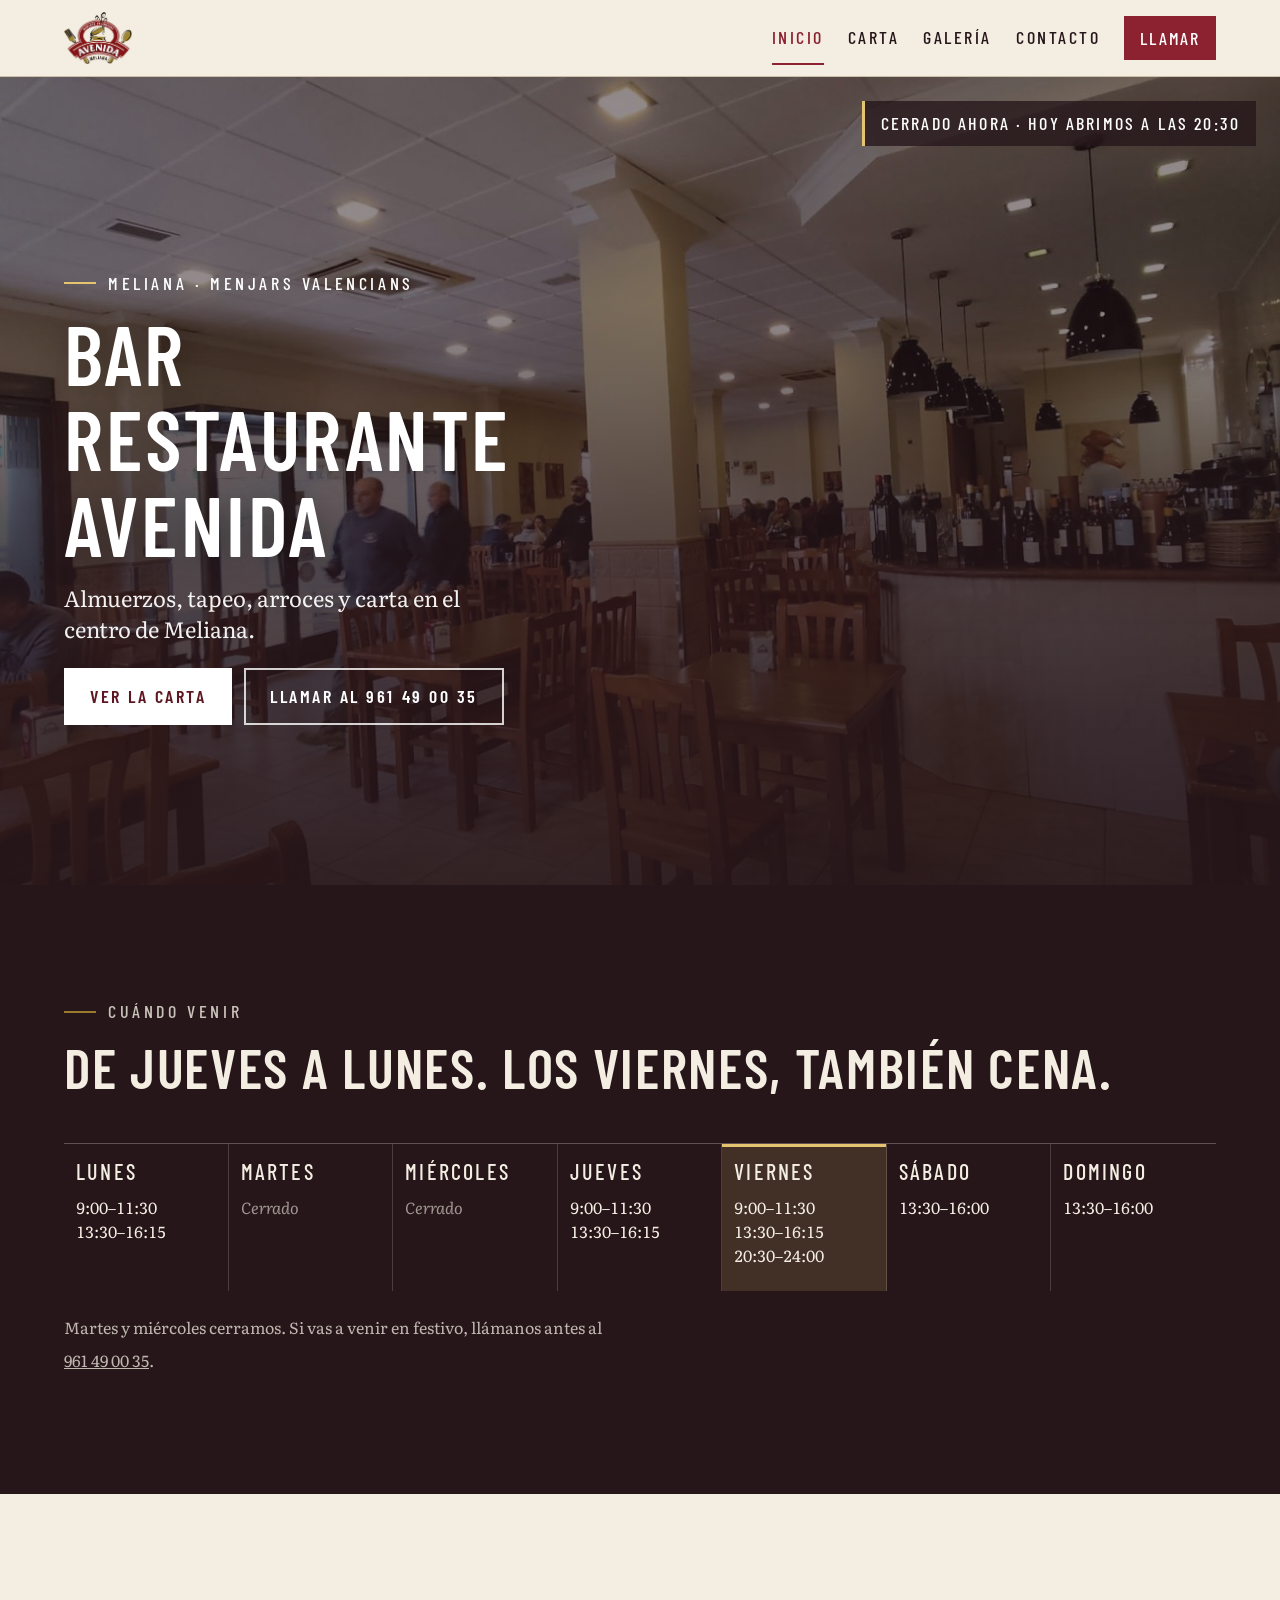
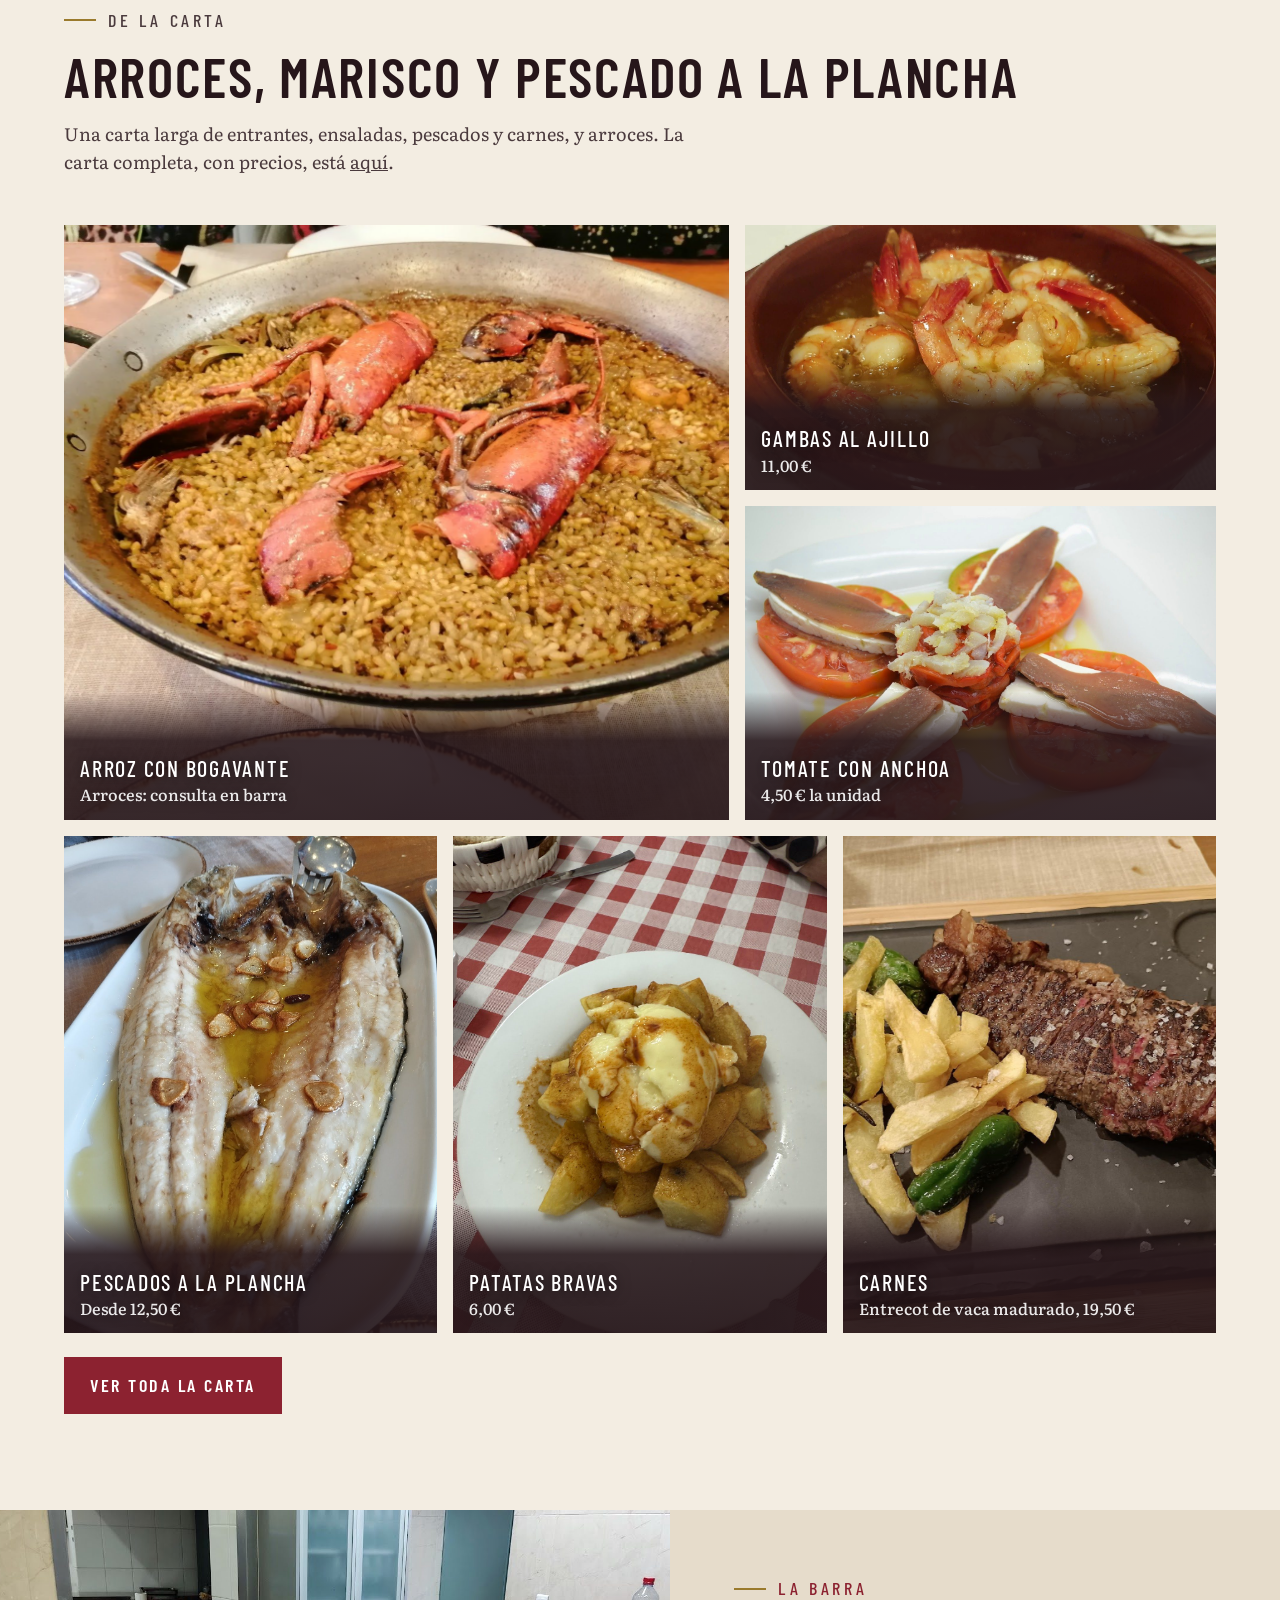
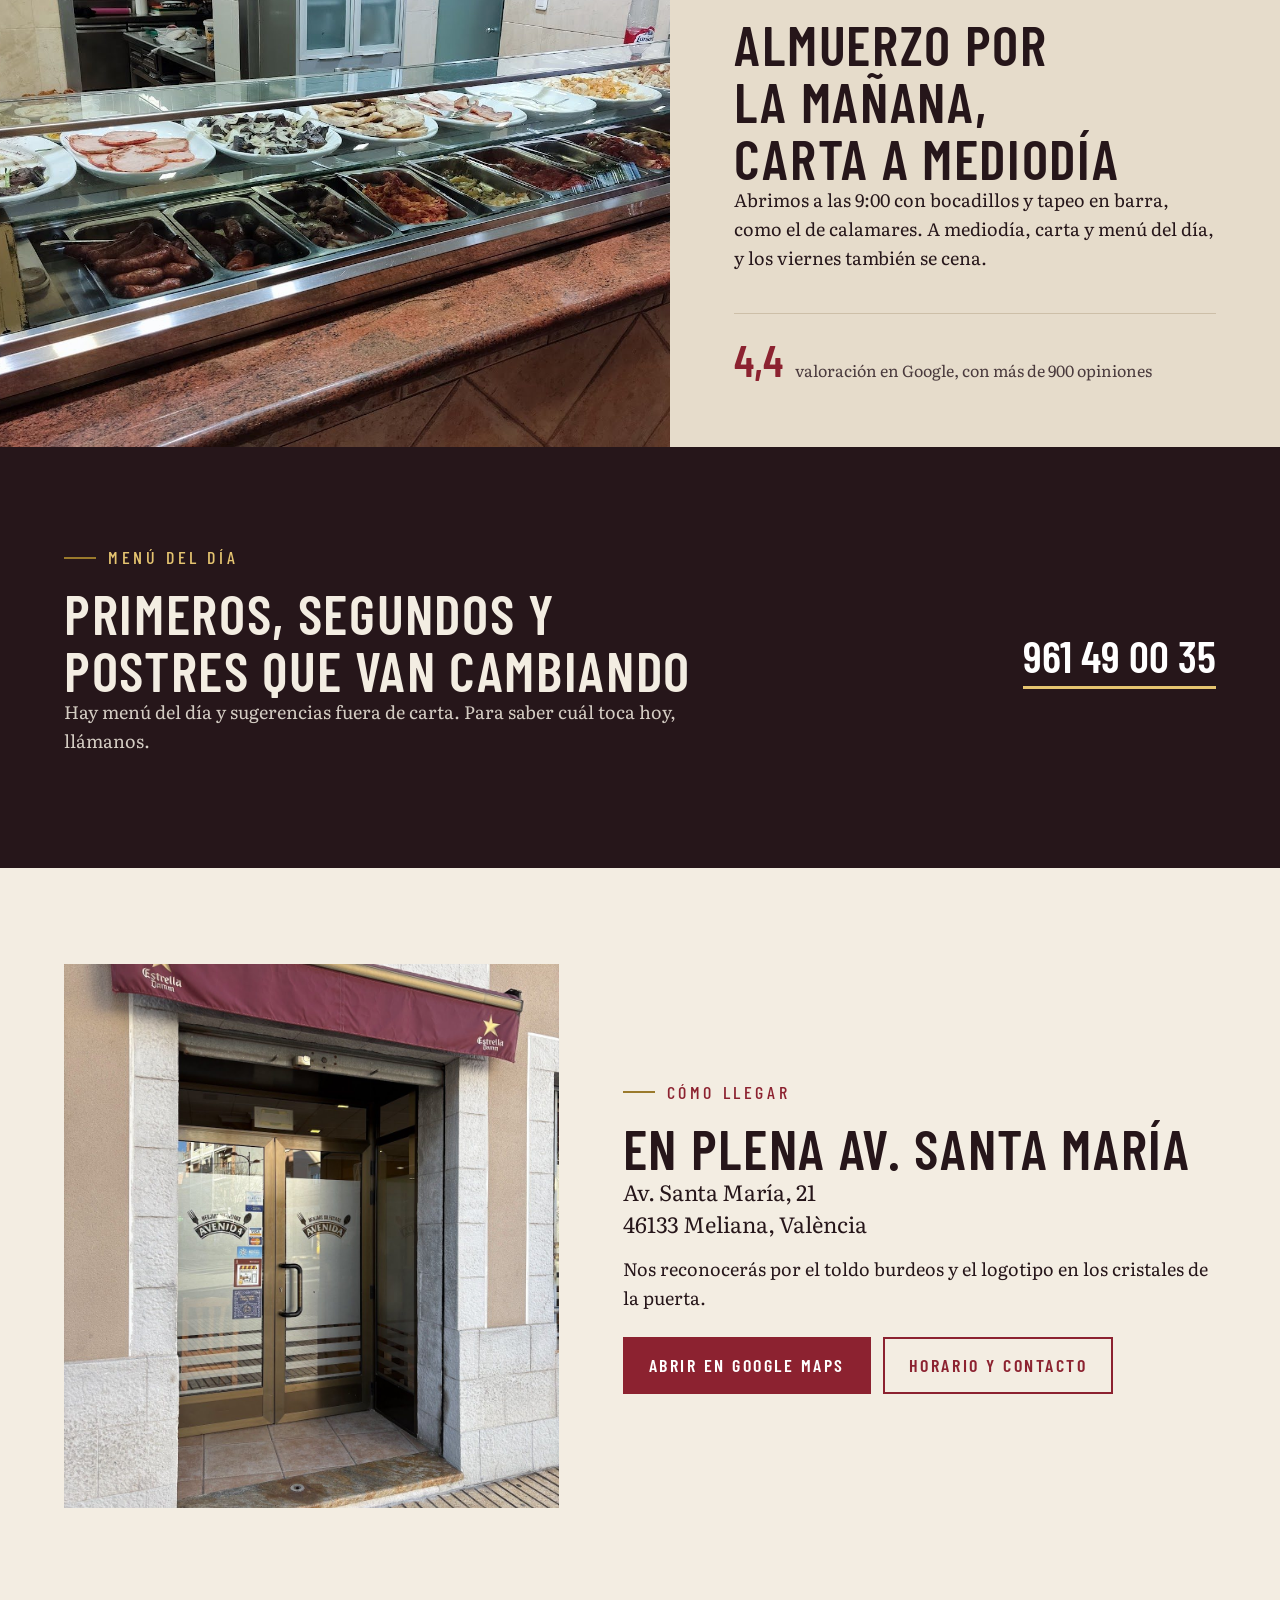
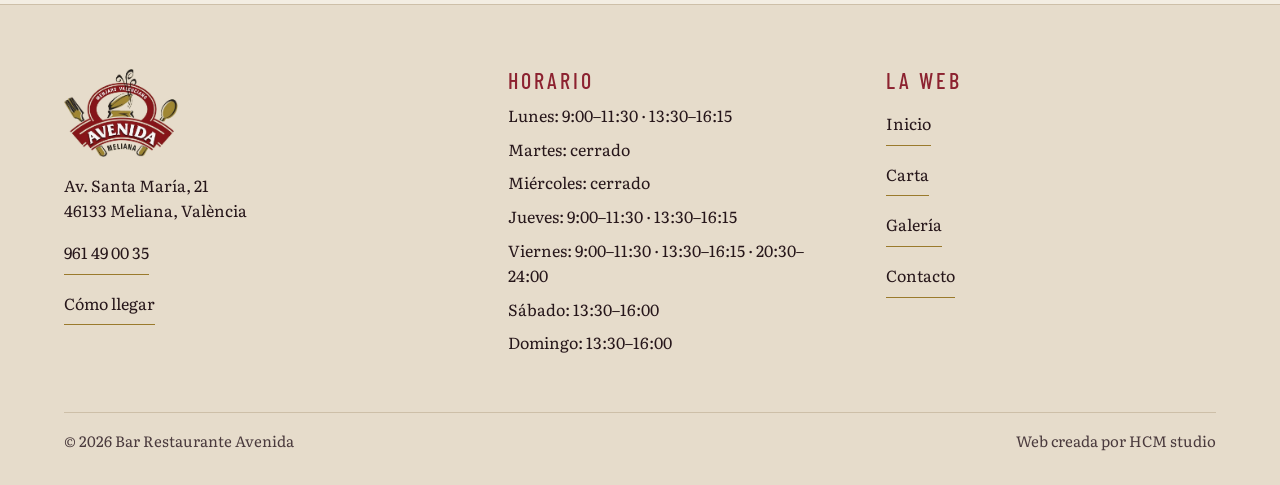
<file: index.html>
<!doctype html>
<html lang="es">
<head>
<meta charset="utf-8">
<meta name="viewport" content="width=device-width, initial-scale=1">
<title>Bar Restaurante Avenida · Meliana · Almuerzos, tapeo y arroces</title>
<meta name="description" content="Bar restaurante en el centro de Meliana, Av. Santa María 21. Almuerzos, tapeo, arroces, pescados a la plancha y menú del día. Teléfono 961 49 00 35.">
<meta property="og:type" content="website">
<meta property="og:title" content="Bar Restaurante Avenida · Meliana · Almuerzos, tapeo y arroces">
<meta property="og:description" content="Bar restaurante en el centro de Meliana, Av. Santa María 21. Almuerzos, tapeo, arroces, pescados a la plancha y menú del día. Teléfono 961 49 00 35.">
<meta property="og:image" content="fotos/hero-sala.jpg">
<meta property="og:locale" content="es_ES">
<link rel="icon" type="image/png" href="fotos/favicon.png">
<link rel="apple-touch-icon" href="fotos/favicon.png">
<link rel="preload" href="fuentes/barlow-condensed-600.woff2" as="font" type="font/woff2" crossorigin>
<link rel="preload" href="fuentes/literata-variable.woff2" as="font" type="font/woff2" crossorigin>
<link rel="stylesheet" href="css/estilo.css">
<script>document.documentElement.classList.add('js')</script>
</head>
<body>
<header class="cabecera">
  <div class="contenedor">
    <a class="marca" href="index.html" aria-label="Bar Restaurante Avenida, inicio"><img src="fotos/logo.png" alt="Logotipo de Avenida, Menjars Valencians, Meliana" width="170" height="52"></a>
    <nav class="nav" aria-label="Principal">
      <a href="index.html" aria-current="page">Inicio</a>
      <a href="carta.html">Carta</a>
      <a href="galeria.html">Galería</a>
      <a href="contacto.html">Contacto</a>
      <a class="llamar" href="tel:+34961490035">Llamar</a>
    </nav>
  </div>
</header>
<main>
<section class="hero">
  <div class="hero-foto"><img src="fotos/hero-sala.jpg" alt="El comedor de Avenida con las mesas de madera y la barra al fondo" fetchpriority="high"></div>
  <p class="estado" hidden></p>
  <div class="contenedor">
    <p class="eyebrow claro">Meliana · Menjars valencians</p>
    <h1>Bar Restaurante Avenida</h1>
    <p class="lema">Almuerzos, tapeo, arroces y carta en el centro de Meliana.</p>
    <div class="botonera">
      <a class="cta clara" href="carta.html">Ver la carta</a>
      <a class="cta contorno-claro" href="tel:+34961490035">Llamar al 961 49 00 35</a>
    </div>
  </div>
</section>

<section class="seccion-oscura" id="horario">
  <div class="contenedor">
    <div class="titular-bloque revelar">
      <p class="eyebrow">Cuándo venir</p>
      <h2>De jueves a lunes. Los viernes, también cena.</h2>
    </div>
    <div class="semana revelar">
      <div class="dia" data-dia="1"><h3>Lunes</h3><p>9:00–11:30<br>13:30–16:15</p></div>
      <div class="dia cerrado" data-dia="2"><h3>Martes</h3><p>Cerrado</p></div>
      <div class="dia cerrado" data-dia="3"><h3>Miércoles</h3><p>Cerrado</p></div>
      <div class="dia" data-dia="4"><h3>Jueves</h3><p>9:00–11:30<br>13:30–16:15</p></div>
      <div class="dia" data-dia="5"><h3>Viernes</h3><p>9:00–11:30<br>13:30–16:15<br>20:30–24:00</p></div>
      <div class="dia" data-dia="6"><h3>Sábado</h3><p>13:30–16:00</p></div>
      <div class="dia" data-dia="0"><h3>Domingo</h3><p>13:30–16:00</p></div>
    </div>
    <p class="nota-horario">Martes y miércoles cerramos. Si vas a venir en festivo, llámanos antes al <a href="tel:+34961490035">961 49 00 35</a>.</p>
  </div>
</section>

<section>
  <div class="contenedor">
    <div class="titular-bloque revelar">
      <p class="eyebrow">De la carta</p>
      <h2>Arroces, marisco y pescado a la plancha</h2>
      <p>Una carta larga de entrantes, ensaladas, pescados y carnes, y arroces. La carta completa, con precios, está <a href="carta.html">aquí</a>.</p>
    </div>
    <div class="platos">
      <figure class="plato-foto pf-1 revelar"><img src="fotos/arroz-bogavante.jpg" alt="Arroz con bogavante en paellera" loading="lazy"><figcaption>Arroz con bogavante<small>Arroces: consulta en barra</small></figcaption></figure>
      <figure class="plato-foto pf-2 revelar"><img src="fotos/gambas-ajillo.jpg" alt="Gambas al ajillo en cazuela de barro" loading="lazy"><figcaption>Gambas al ajillo<small>11,00 €</small></figcaption></figure>
      <figure class="plato-foto pf-3 revelar"><img src="fotos/tomate-anchoa.jpg" alt="Tomate con anchoa y queso" loading="lazy"><figcaption>Tomate con anchoa<small>4,50 € la unidad</small></figcaption></figure>
      <figure class="plato-foto pf-4 revelar"><img src="fotos/pescado.jpg" alt="Pescado a la plancha abierto con ajos" loading="lazy"><figcaption>Pescados a la plancha<small>Desde 12,50 €</small></figcaption></figure>
      <figure class="plato-foto pf-5 revelar"><img src="fotos/bravas.jpg" alt="Patatas bravas" loading="lazy"><figcaption>Patatas bravas<small>6,00 €</small></figcaption></figure>
      <figure class="plato-foto pf-6 revelar"><img src="fotos/entrecot.jpg" alt="Carne con patatas y pimientos sobre pizarra" loading="lazy"><figcaption>Carnes<small>Entrecot de vaca madurado, 19,50 €</small></figcaption></figure>
    </div>
    <div class="botonera"><a class="cta" href="carta.html">Ver toda la carta</a></div>
  </div>
</section>

<section class="seccion-arena" style="padding:0">
  <div class="partido">
    <div class="foto"><img src="fotos/vitrina-tapeo.jpg" alt="La vitrina de la barra con el tapeo" loading="lazy"></div>
    <div class="texto revelar">
      <p class="eyebrow">La barra</p>
      <h2>Almuerzo por la mañana, carta a mediodía</h2>
      <p>Abrimos a las 9:00 con bocadillos y tapeo en barra, como el de calamares. A mediodía, carta y menú del día, y los viernes también se cena.</p>
      <div class="cifra"><b>4,4</b><span>valoración en Google, con más de 900 opiniones</span></div>
    </div>
  </div>
</section>

<section class="seccion-oscura">
  <div class="contenedor menu-dia revelar">
    <div>
      <p class="eyebrow">Menú del día</p>
      <h2>Primeros, segundos y postres que van cambiando</h2>
      <p style="color:rgba(243,237,226,.85)">Hay menú del día y sugerencias fuera de carta. Para saber cuál toca hoy, llámanos.</p>
    </div>
    <a class="tel" href="tel:+34961490035">961 49 00 35</a>
  </div>
</section>

<section>
  <div class="contenedor llegar">
    <div class="revelar"><img src="fotos/fachada.jpg" alt="La fachada de Avenida con el toldo burdeos y las puertas de cristal" loading="lazy"></div>
    <div class="revelar">
      <p class="eyebrow">Cómo llegar</p>
      <h2>En plena Av. Santa María</h2>
      <address class="direccion">Av. Santa María, 21<br>46133 Meliana, València</address>
      <p>Nos reconocerás por el toldo burdeos y el logotipo en los cristales de la puerta.</p>
      <div class="botonera">
        <a class="cta" href="https://www.google.com/maps/search/?api=1&query=Bar%20Restaurante%20Avenida&query_place_id=ChIJGdtzTfZGYA0RlGdDG_Zbit8" target="_blank" rel="noopener">Abrir en Google Maps</a>
        <a class="cta contorno" href="contacto.html">Horario y contacto</a>
      </div>
    </div>
  </div>
</section>
</main>
<footer class="pie">
  <div class="contenedor">
    <div class="rejilla">
      <div>
        <img src="fotos/logo.png" alt="Logotipo de Avenida, Menjars Valencians, Meliana" width="140" height="108">
        <p>Av. Santa María, 21<br>46133 Meliana, València</p>
        <p><a href="tel:+34961490035">961 49 00 35</a></p>
        <p><a href="https://www.google.com/maps/search/?api=1&query=Bar%20Restaurante%20Avenida&query_place_id=ChIJGdtzTfZGYA0RlGdDG_Zbit8" target="_blank" rel="noopener">Cómo llegar</a></p>
      </div>
      <div>
        <h2>Horario</h2>
        <ul><li>Lunes: 9:00–11:30 · 13:30–16:15</li><li>Martes: cerrado</li><li>Miércoles: cerrado</li><li>Jueves: 9:00–11:30 · 13:30–16:15</li><li>Viernes: 9:00–11:30 · 13:30–16:15 · 20:30–24:00</li><li>Sábado: 13:30–16:00</li><li>Domingo: 13:30–16:00</li></ul>
      </div>
      <div>
        <h2>La web</h2>
        <ul>
          <li><a href="index.html">Inicio</a></li>
          <li><a href="carta.html">Carta</a></li>
          <li><a href="galeria.html">Galería</a></li>
          <li><a href="contacto.html">Contacto</a></li>
        </ul>
      </div>
    </div>
    <div class="legal">
      <p>© 2026 Bar Restaurante Avenida</p>
      <p>Web creada por HCM studio</p>
    </div>
  </div>
</footer>
<script src="js/principal.js"></script>
</body>
</html>
</file>
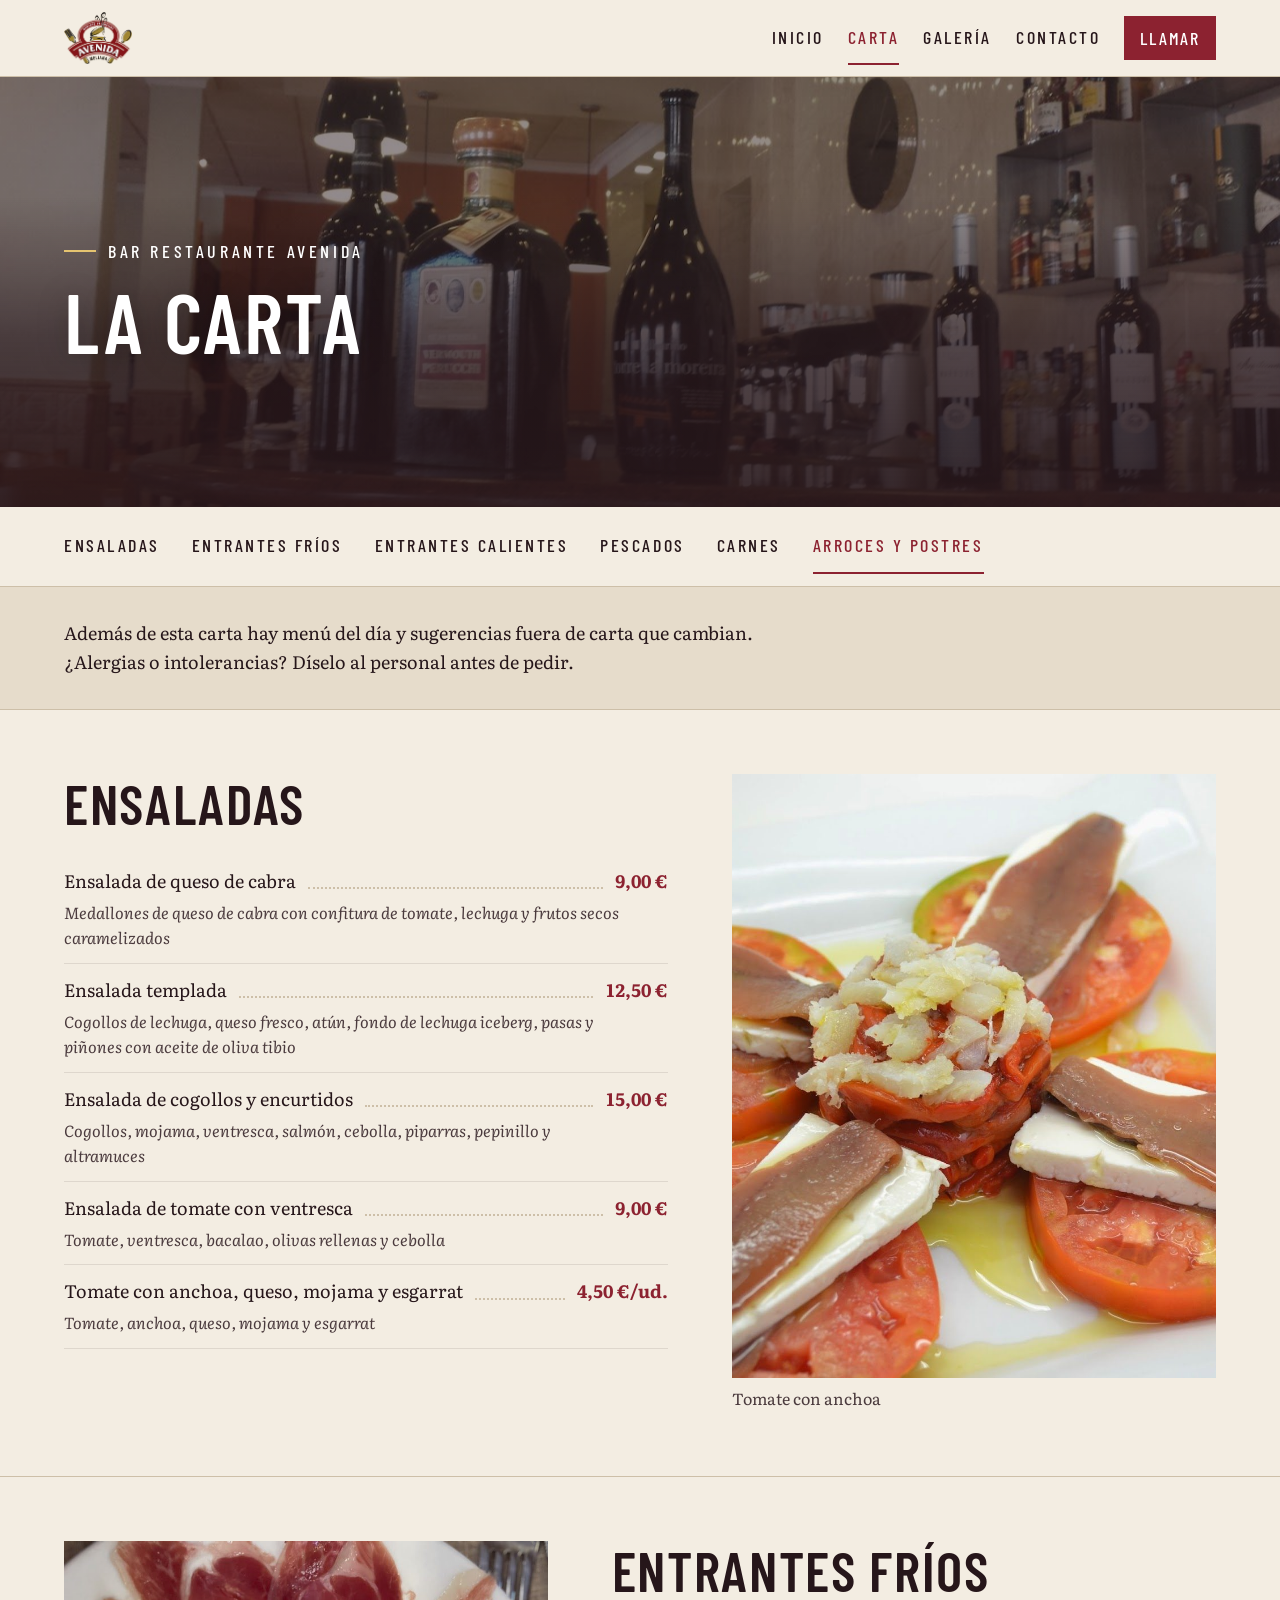
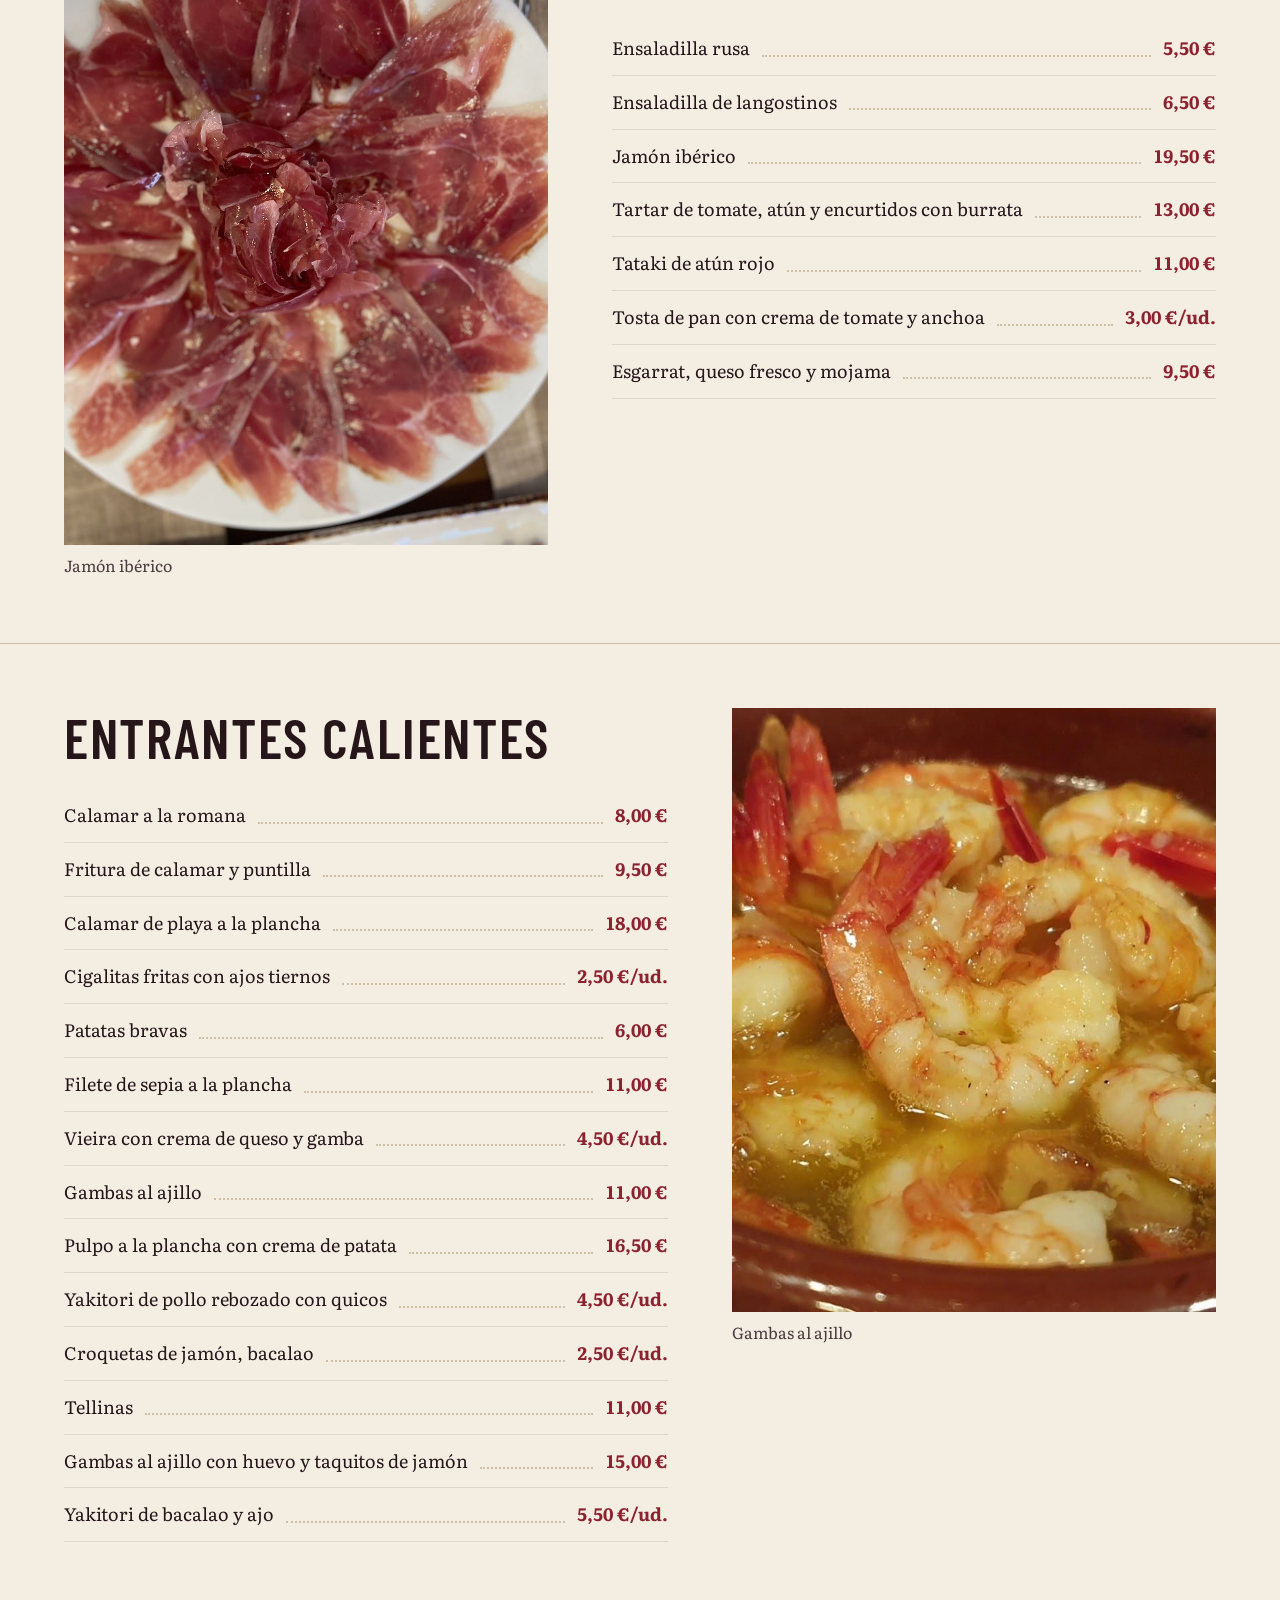
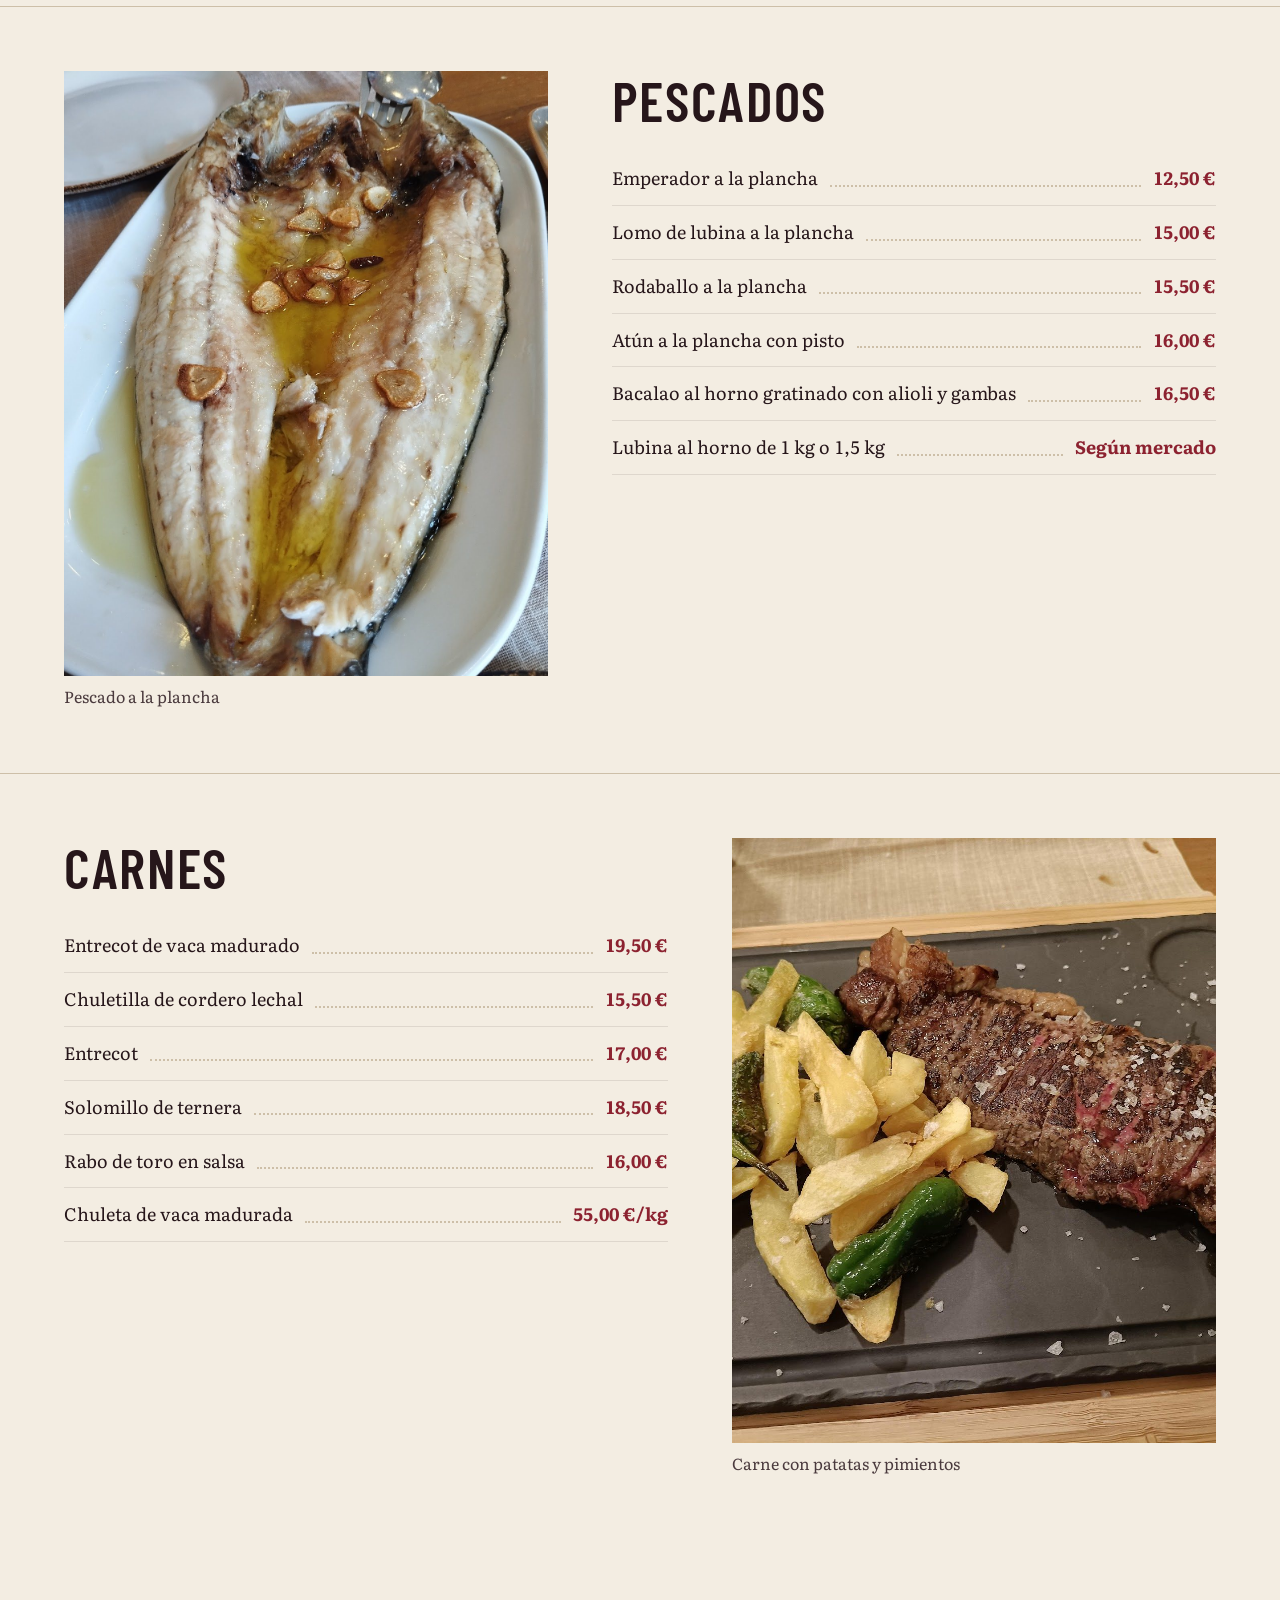
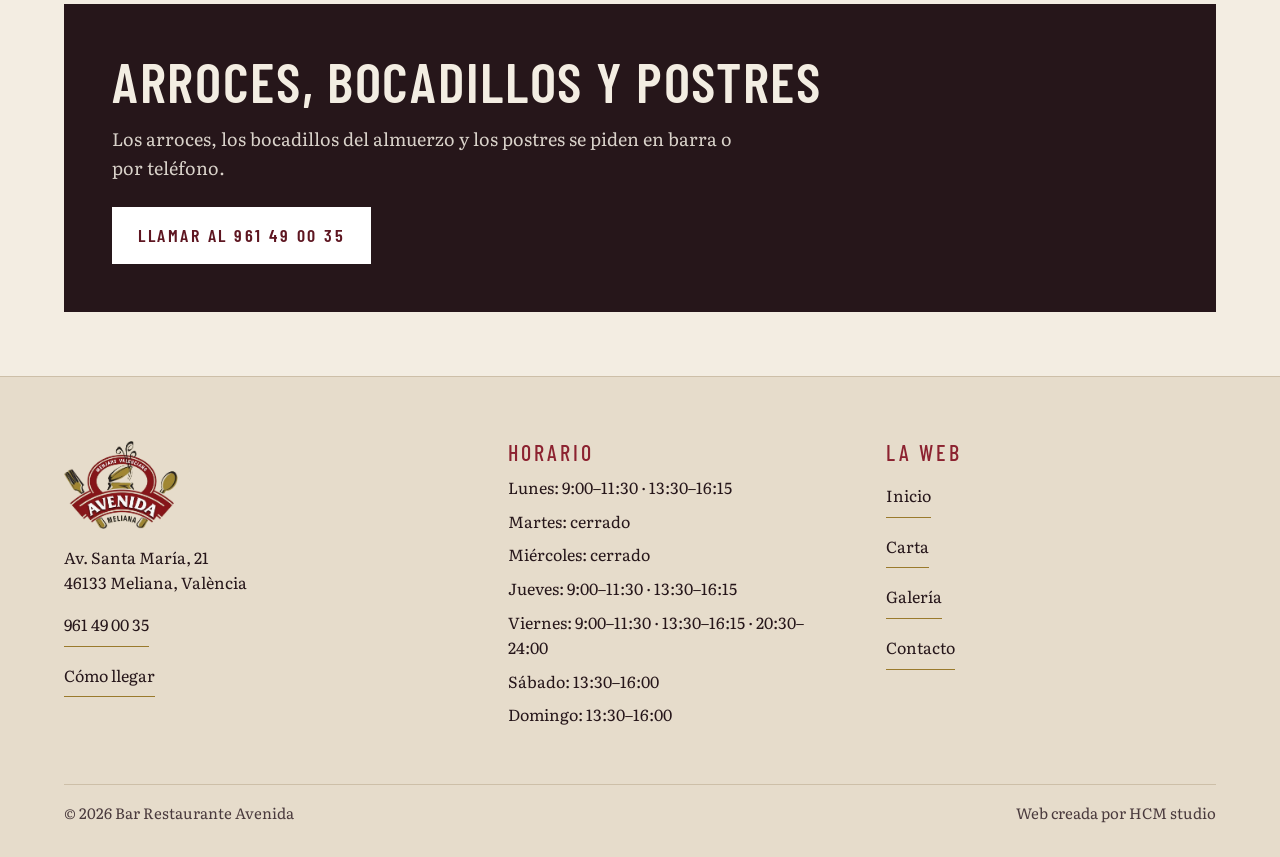
<file: carta.html>
<!doctype html>
<html lang="es">
<head>
<meta charset="utf-8">
<meta name="viewport" content="width=device-width, initial-scale=1">
<title>La carta · Bar Restaurante Avenida · Meliana</title>
<meta name="description" content="Carta de Bar Restaurante Avenida en Meliana: ensaladas, entrantes fríos y calientes, pescados a la plancha y carnes, con precios.">
<meta property="og:type" content="website">
<meta property="og:title" content="La carta · Bar Restaurante Avenida · Meliana">
<meta property="og:description" content="Carta de Bar Restaurante Avenida en Meliana: ensaladas, entrantes fríos y calientes, pescados a la plancha y carnes, con precios.">
<meta property="og:image" content="fotos/barra.jpg">
<meta property="og:locale" content="es_ES">
<link rel="icon" type="image/png" href="fotos/favicon.png">
<link rel="apple-touch-icon" href="fotos/favicon.png">
<link rel="preload" href="fuentes/barlow-condensed-600.woff2" as="font" type="font/woff2" crossorigin>
<link rel="preload" href="fuentes/literata-variable.woff2" as="font" type="font/woff2" crossorigin>
<link rel="stylesheet" href="css/estilo.css">
<script>document.documentElement.classList.add('js')</script>
</head>
<body>
<header class="cabecera">
  <div class="contenedor">
    <a class="marca" href="index.html" aria-label="Bar Restaurante Avenida, inicio"><img src="fotos/logo.png" alt="Logotipo de Avenida, Menjars Valencians, Meliana" width="170" height="52"></a>
    <nav class="nav" aria-label="Principal">
      <a href="index.html">Inicio</a>
      <a href="carta.html" aria-current="page">Carta</a>
      <a href="galeria.html">Galería</a>
      <a href="contacto.html">Contacto</a>
      <a class="llamar" href="tel:+34961490035">Llamar</a>
    </nav>
  </div>
</header>
<main>
<section class="hero corto">
  <div class="hero-foto"><img src="fotos/barra.jpg" alt="La barra de Avenida con botellas y cafetera" fetchpriority="high"></div>
  <div class="contenedor">
    <p class="eyebrow claro">Bar Restaurante Avenida</p>
    <h1>La carta</h1>
  </div>
</section>
<nav class="indice-carta" aria-label="Categorías de la carta"><div class="contenedor"><a href="#ensaladas">Ensaladas</a><a href="#entrantes-frios">Entrantes fríos</a><a href="#entrantes-calientes">Entrantes calientes</a><a href="#pescados">Pescados</a><a href="#carnes">Carnes</a><a href="#otros">Arroces y postres</a></div></nav>
<div class="aviso-carta">
  <div class="contenedor"><p>Además de esta carta hay menú del día y sugerencias fuera de carta que cambian. ¿Alergias o intolerancias? Díselo al personal antes de pedir.</p></div>
</div>
<section class="categoria" id="ensaladas">
  <div class="contenedor">
    <div class="revelar">
      <h2>Ensaladas</h2>
      <ul class="lista">
        <li class="plato"><span class="nombre">Ensalada de queso de cabra</span><span class="precio">9,00 €</span><p class="detalle">Medallones de queso de cabra con confitura de tomate, lechuga y frutos secos caramelizados</p></li>
        <li class="plato"><span class="nombre">Ensalada templada</span><span class="precio">12,50 €</span><p class="detalle">Cogollos de lechuga, queso fresco, atún, fondo de lechuga iceberg, pasas y piñones con aceite de oliva tibio</p></li>
        <li class="plato"><span class="nombre">Ensalada de cogollos y encurtidos</span><span class="precio">15,00 €</span><p class="detalle">Cogollos, mojama, ventresca, salmón, cebolla, piparras, pepinillo y altramuces</p></li>
        <li class="plato"><span class="nombre">Ensalada de tomate con ventresca</span><span class="precio">9,00 €</span><p class="detalle">Tomate, ventresca, bacalao, olivas rellenas y cebolla</p></li>
        <li class="plato"><span class="nombre">Tomate con anchoa, queso, mojama y esgarrat</span><span class="precio">4,50 €/ud.</span><p class="detalle">Tomate, anchoa, queso, mojama y esgarrat</p></li>
      </ul>
    </div>
    <figure class="foto-cat revelar" style="margin:0"><img src="fotos/tomate-anchoa.jpg" alt="Tomate con anchoa" loading="lazy"><figcaption>Tomate con anchoa</figcaption></figure>
  </div>
</section>
<section class="categoria invertida" id="entrantes-frios">
  <div class="contenedor">
    <div class="revelar">
      <h2>Entrantes fríos</h2>
      <ul class="lista">
        <li class="plato"><span class="nombre">Ensaladilla rusa</span><span class="precio">5,50 €</span></li>
        <li class="plato"><span class="nombre">Ensaladilla de langostinos</span><span class="precio">6,50 €</span></li>
        <li class="plato"><span class="nombre">Jamón ibérico</span><span class="precio">19,50 €</span></li>
        <li class="plato"><span class="nombre">Tartar de tomate, atún y encurtidos con burrata</span><span class="precio">13,00 €</span></li>
        <li class="plato"><span class="nombre">Tataki de atún rojo</span><span class="precio">11,00 €</span></li>
        <li class="plato"><span class="nombre">Tosta de pan con crema de tomate y anchoa</span><span class="precio">3,00 €/ud.</span></li>
        <li class="plato"><span class="nombre">Esgarrat, queso fresco y mojama</span><span class="precio">9,50 €</span></li>
      </ul>
    </div>
    <figure class="foto-cat revelar" style="margin:0"><img src="fotos/jamon.jpg" alt="Jamón ibérico" loading="lazy"><figcaption>Jamón ibérico</figcaption></figure>
  </div>
</section>
<section class="categoria" id="entrantes-calientes">
  <div class="contenedor">
    <div class="revelar">
      <h2>Entrantes calientes</h2>
      <ul class="lista">
        <li class="plato"><span class="nombre">Calamar a la romana</span><span class="precio">8,00 €</span></li>
        <li class="plato"><span class="nombre">Fritura de calamar y puntilla</span><span class="precio">9,50 €</span></li>
        <li class="plato"><span class="nombre">Calamar de playa a la plancha</span><span class="precio">18,00 €</span></li>
        <li class="plato"><span class="nombre">Cigalitas fritas con ajos tiernos</span><span class="precio">2,50 €/ud.</span></li>
        <li class="plato"><span class="nombre">Patatas bravas</span><span class="precio">6,00 €</span></li>
        <li class="plato"><span class="nombre">Filete de sepia a la plancha</span><span class="precio">11,00 €</span></li>
        <li class="plato"><span class="nombre">Vieira con crema de queso y gamba</span><span class="precio">4,50 €/ud.</span></li>
        <li class="plato"><span class="nombre">Gambas al ajillo</span><span class="precio">11,00 €</span></li>
        <li class="plato"><span class="nombre">Pulpo a la plancha con crema de patata</span><span class="precio">16,50 €</span></li>
        <li class="plato"><span class="nombre">Yakitori de pollo rebozado con quicos</span><span class="precio">4,50 €/ud.</span></li>
        <li class="plato"><span class="nombre">Croquetas de jamón, bacalao</span><span class="precio">2,50 €/ud.</span></li>
        <li class="plato"><span class="nombre">Tellinas</span><span class="precio">11,00 €</span></li>
        <li class="plato"><span class="nombre">Gambas al ajillo con huevo y taquitos de jamón</span><span class="precio">15,00 €</span></li>
        <li class="plato"><span class="nombre">Yakitori de bacalao y ajo</span><span class="precio">5,50 €/ud.</span></li>
      </ul>
    </div>
    <figure class="foto-cat revelar" style="margin:0"><img src="fotos/gambas-ajillo.jpg" alt="Gambas al ajillo" loading="lazy"><figcaption>Gambas al ajillo</figcaption></figure>
  </div>
</section>
<section class="categoria invertida" id="pescados">
  <div class="contenedor">
    <div class="revelar">
      <h2>Pescados</h2>
      <ul class="lista">
        <li class="plato"><span class="nombre">Emperador a la plancha</span><span class="precio">12,50 €</span></li>
        <li class="plato"><span class="nombre">Lomo de lubina a la plancha</span><span class="precio">15,00 €</span></li>
        <li class="plato"><span class="nombre">Rodaballo a la plancha</span><span class="precio">15,50 €</span></li>
        <li class="plato"><span class="nombre">Atún a la plancha con pisto</span><span class="precio">16,00 €</span></li>
        <li class="plato"><span class="nombre">Bacalao al horno gratinado con alioli y gambas</span><span class="precio">16,50 €</span></li>
        <li class="plato"><span class="nombre">Lubina al horno de 1 kg o 1,5 kg</span><span class="precio">Según mercado</span></li>
      </ul>
    </div>
    <figure class="foto-cat revelar" style="margin:0"><img src="fotos/pescado.jpg" alt="Pescado a la plancha" loading="lazy"><figcaption>Pescado a la plancha</figcaption></figure>
  </div>
</section>
<section class="categoria" id="carnes">
  <div class="contenedor">
    <div class="revelar">
      <h2>Carnes</h2>
      <ul class="lista">
        <li class="plato"><span class="nombre">Entrecot de vaca madurado</span><span class="precio">19,50 €</span></li>
        <li class="plato"><span class="nombre">Chuletilla de cordero lechal</span><span class="precio">15,50 €</span></li>
        <li class="plato"><span class="nombre">Entrecot</span><span class="precio">17,00 €</span></li>
        <li class="plato"><span class="nombre">Solomillo de ternera</span><span class="precio">18,50 €</span></li>
        <li class="plato"><span class="nombre">Rabo de toro en salsa</span><span class="precio">16,00 €</span></li>
        <li class="plato"><span class="nombre">Chuleta de vaca madurada</span><span class="precio">55,00 €/kg</span></li>
      </ul>
    </div>
    <figure class="foto-cat revelar" style="margin:0"><img src="fotos/entrecot.jpg" alt="Carne con patatas y pimientos" loading="lazy"><figcaption>Carne con patatas y pimientos</figcaption></figure>
  </div>
</section>
<section id="otros" style="padding-block:var(--s8)">
  <div class="contenedor">
    <div class="pendiente revelar">
      <h2>Arroces, bocadillos y postres</h2>
      <p>Los arroces, los bocadillos del almuerzo y los postres se piden en barra o por teléfono.</p>
      <div class="botonera"><a class="cta clara" href="tel:+34961490035">Llamar al 961 49 00 35</a></div>
    </div>
  </div>
</section>
</main>
<footer class="pie">
  <div class="contenedor">
    <div class="rejilla">
      <div>
        <img src="fotos/logo.png" alt="Logotipo de Avenida, Menjars Valencians, Meliana" width="140" height="108">
        <p>Av. Santa María, 21<br>46133 Meliana, València</p>
        <p><a href="tel:+34961490035">961 49 00 35</a></p>
        <p><a href="https://www.google.com/maps/search/?api=1&query=Bar%20Restaurante%20Avenida&query_place_id=ChIJGdtzTfZGYA0RlGdDG_Zbit8" target="_blank" rel="noopener">Cómo llegar</a></p>
      </div>
      <div>
        <h2>Horario</h2>
        <ul><li>Lunes: 9:00–11:30 · 13:30–16:15</li><li>Martes: cerrado</li><li>Miércoles: cerrado</li><li>Jueves: 9:00–11:30 · 13:30–16:15</li><li>Viernes: 9:00–11:30 · 13:30–16:15 · 20:30–24:00</li><li>Sábado: 13:30–16:00</li><li>Domingo: 13:30–16:00</li></ul>
      </div>
      <div>
        <h2>La web</h2>
        <ul>
          <li><a href="index.html">Inicio</a></li>
          <li><a href="carta.html">Carta</a></li>
          <li><a href="galeria.html">Galería</a></li>
          <li><a href="contacto.html">Contacto</a></li>
        </ul>
      </div>
    </div>
    <div class="legal">
      <p>© 2026 Bar Restaurante Avenida</p>
      <p>Web creada por HCM studio</p>
    </div>
  </div>
</footer>
<script src="js/principal.js"></script>
</body>
</html>
</file>
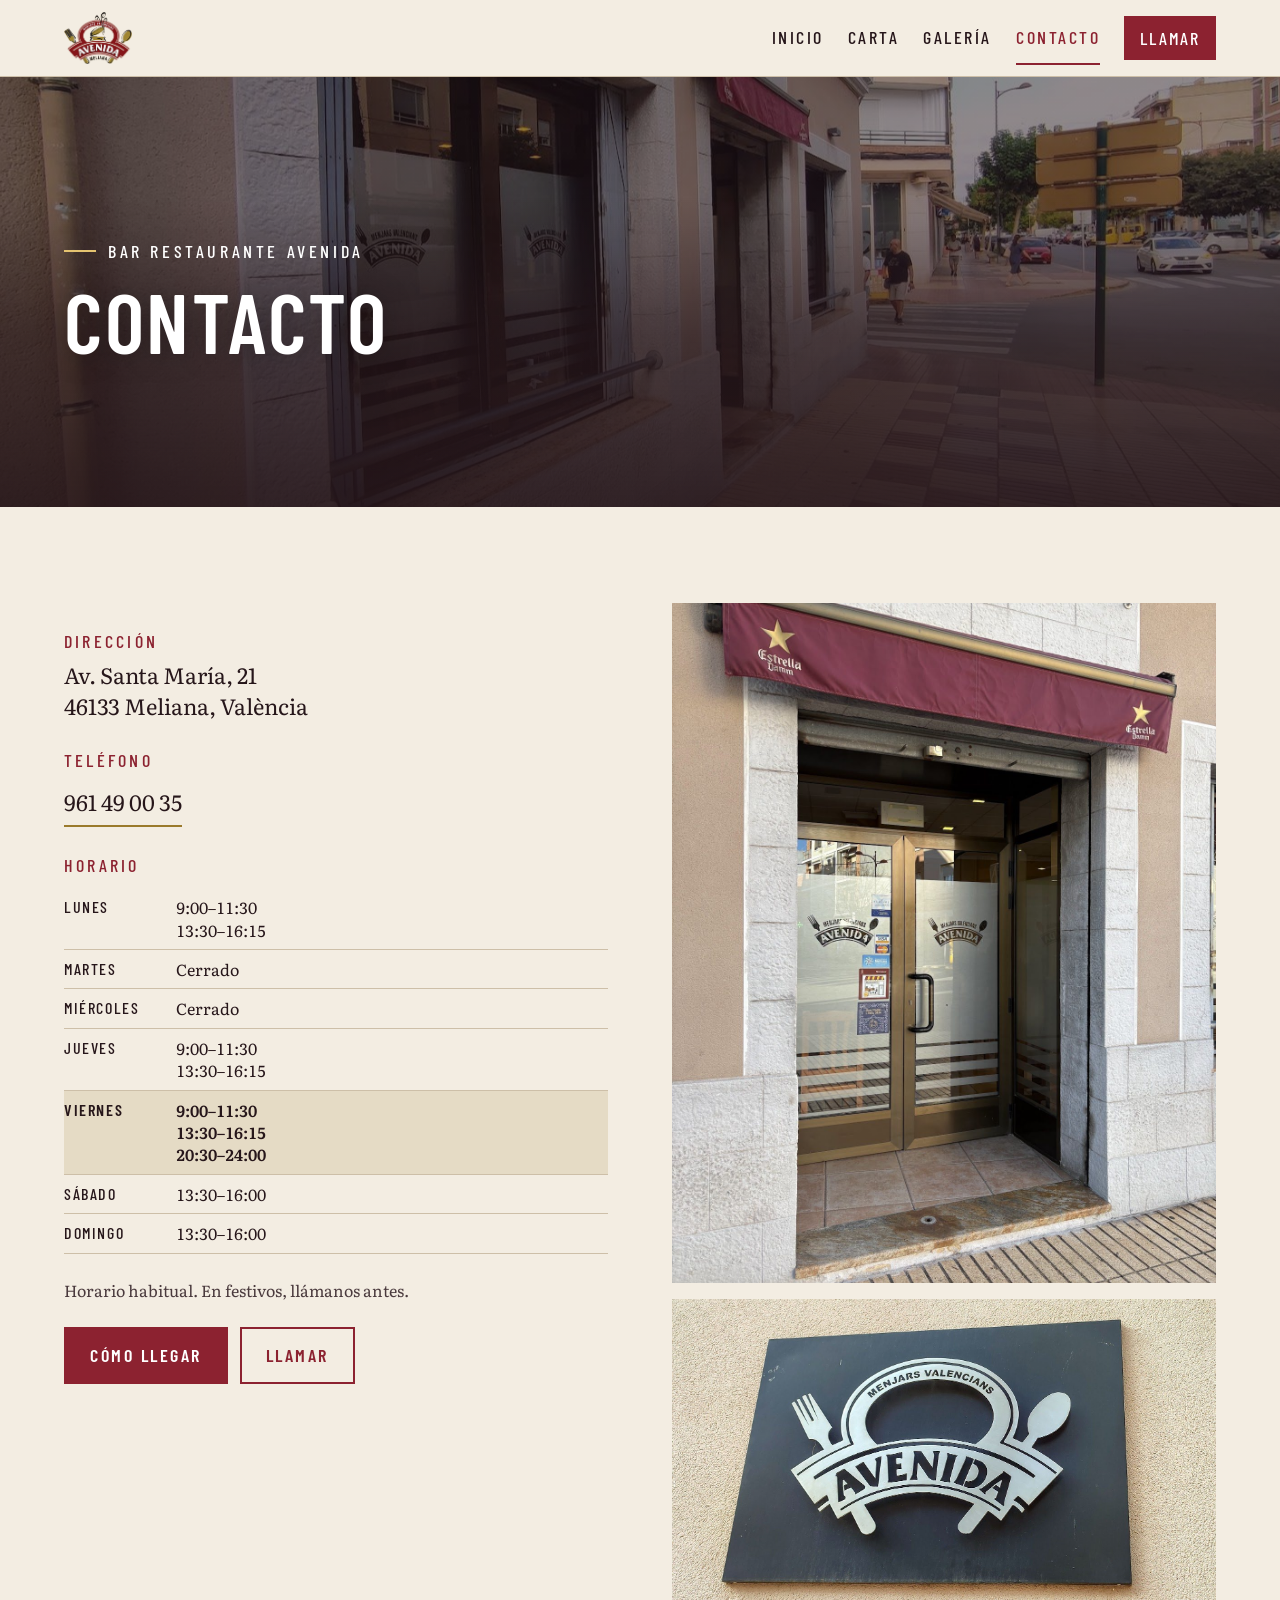
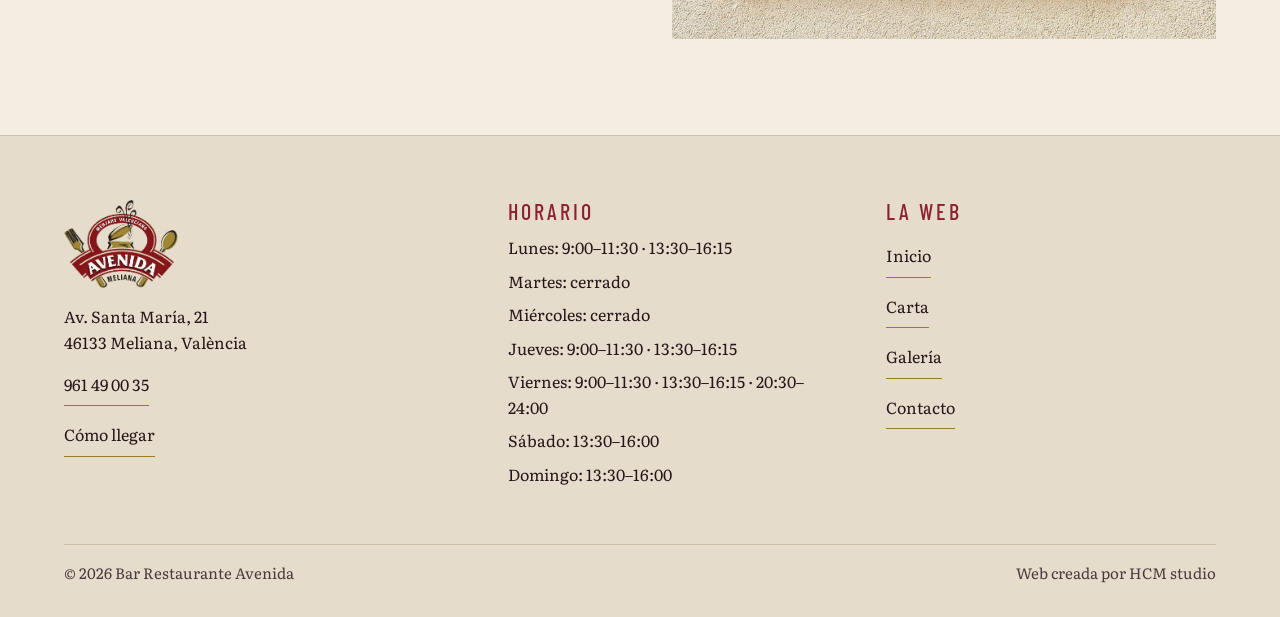
<file: contacto.html>
<!doctype html>
<html lang="es">
<head>
<meta charset="utf-8">
<meta name="viewport" content="width=device-width, initial-scale=1">
<title>Contacto y horario · Bar Restaurante Avenida · Meliana</title>
<meta name="description" content="Av. Santa María 21, Meliana. Teléfono 961 49 00 35. Abierto de jueves a lunes; martes y miércoles cerrado.">
<meta property="og:type" content="website">
<meta property="og:title" content="Contacto y horario · Bar Restaurante Avenida · Meliana">
<meta property="og:description" content="Av. Santa María 21, Meliana. Teléfono 961 49 00 35. Abierto de jueves a lunes; martes y miércoles cerrado.">
<meta property="og:image" content="fotos/fachada.jpg">
<meta property="og:locale" content="es_ES">
<link rel="icon" type="image/png" href="fotos/favicon.png">
<link rel="apple-touch-icon" href="fotos/favicon.png">
<link rel="preload" href="fuentes/barlow-condensed-600.woff2" as="font" type="font/woff2" crossorigin>
<link rel="preload" href="fuentes/literata-variable.woff2" as="font" type="font/woff2" crossorigin>
<link rel="stylesheet" href="css/estilo.css">
<script>document.documentElement.classList.add('js')</script>
</head>
<body>
<header class="cabecera">
  <div class="contenedor">
    <a class="marca" href="index.html" aria-label="Bar Restaurante Avenida, inicio"><img src="fotos/logo.png" alt="Logotipo de Avenida, Menjars Valencians, Meliana" width="170" height="52"></a>
    <nav class="nav" aria-label="Principal">
      <a href="index.html">Inicio</a>
      <a href="carta.html">Carta</a>
      <a href="galeria.html">Galería</a>
      <a href="contacto.html" aria-current="page">Contacto</a>
      <a class="llamar" href="tel:+34961490035">Llamar</a>
    </nav>
  </div>
</header>
<main>
<section class="hero corto">
  <div class="hero-foto"><img src="fotos/calle.jpg" alt="La fachada de Avenida vista desde la calle" fetchpriority="high"></div>
  <div class="contenedor">
    <p class="eyebrow claro">Bar Restaurante Avenida</p>
    <h1>Contacto</h1>
  </div>
</section>
<section>
  <div class="contenedor contacto">
    <div class="revelar">
      <dl class="ficha" style="margin:0">
        <dt>Dirección</dt>
        <dd>Av. Santa María, 21<br>46133 Meliana, València</dd>
        <dt>Teléfono</dt>
        <dd><a href="tel:+34961490035">961 49 00 35</a></dd>
        <dt>Horario</dt>
        <dd><table class="tabla-horario"><tbody><tr data-dia="1"><th scope="row">Lunes</th><td>9:00–11:30<br>13:30–16:15</td></tr><tr data-dia="2"><th scope="row">Martes</th><td>Cerrado</td></tr><tr data-dia="3"><th scope="row">Miércoles</th><td>Cerrado</td></tr><tr data-dia="4"><th scope="row">Jueves</th><td>9:00–11:30<br>13:30–16:15</td></tr><tr data-dia="5"><th scope="row">Viernes</th><td>9:00–11:30<br>13:30–16:15<br>20:30–24:00</td></tr><tr data-dia="6"><th scope="row">Sábado</th><td>13:30–16:00</td></tr><tr data-dia="0"><th scope="row">Domingo</th><td>13:30–16:00</td></tr></tbody></table></dd>
      </dl>
      <p class="nota-horario" style="color:var(--tinta-suave)">Horario habitual. En festivos, llámanos antes.</p>
      <div class="botonera">
        <a class="cta" href="https://www.google.com/maps/search/?api=1&query=Bar%20Restaurante%20Avenida&query_place_id=ChIJGdtzTfZGYA0RlGdDG_Zbit8" target="_blank" rel="noopener">Cómo llegar</a>
        <a class="cta contorno" href="tel:+34961490035">Llamar</a>
      </div>
    </div>
    <div class="fotos-contacto revelar">
      <img src="fotos/fachada.jpg" alt="La fachada de Avenida con el toldo burdeos" loading="lazy" style="aspect-ratio:4/5">
      <img src="fotos/rotulo.jpg" alt="Rótulo de Avenida, Menjars Valencians" loading="lazy" style="aspect-ratio:16/10">
    </div>
  </div>
</section>
</main>
<footer class="pie">
  <div class="contenedor">
    <div class="rejilla">
      <div>
        <img src="fotos/logo.png" alt="Logotipo de Avenida, Menjars Valencians, Meliana" width="140" height="108">
        <p>Av. Santa María, 21<br>46133 Meliana, València</p>
        <p><a href="tel:+34961490035">961 49 00 35</a></p>
        <p><a href="https://www.google.com/maps/search/?api=1&query=Bar%20Restaurante%20Avenida&query_place_id=ChIJGdtzTfZGYA0RlGdDG_Zbit8" target="_blank" rel="noopener">Cómo llegar</a></p>
      </div>
      <div>
        <h2>Horario</h2>
        <ul><li>Lunes: 9:00–11:30 · 13:30–16:15</li><li>Martes: cerrado</li><li>Miércoles: cerrado</li><li>Jueves: 9:00–11:30 · 13:30–16:15</li><li>Viernes: 9:00–11:30 · 13:30–16:15 · 20:30–24:00</li><li>Sábado: 13:30–16:00</li><li>Domingo: 13:30–16:00</li></ul>
      </div>
      <div>
        <h2>La web</h2>
        <ul>
          <li><a href="index.html">Inicio</a></li>
          <li><a href="carta.html">Carta</a></li>
          <li><a href="galeria.html">Galería</a></li>
          <li><a href="contacto.html">Contacto</a></li>
        </ul>
      </div>
    </div>
    <div class="legal">
      <p>© 2026 Bar Restaurante Avenida</p>
      <p>Web creada por HCM studio</p>
    </div>
  </div>
</footer>
<script src="js/principal.js"></script>
</body>
</html>
</file>
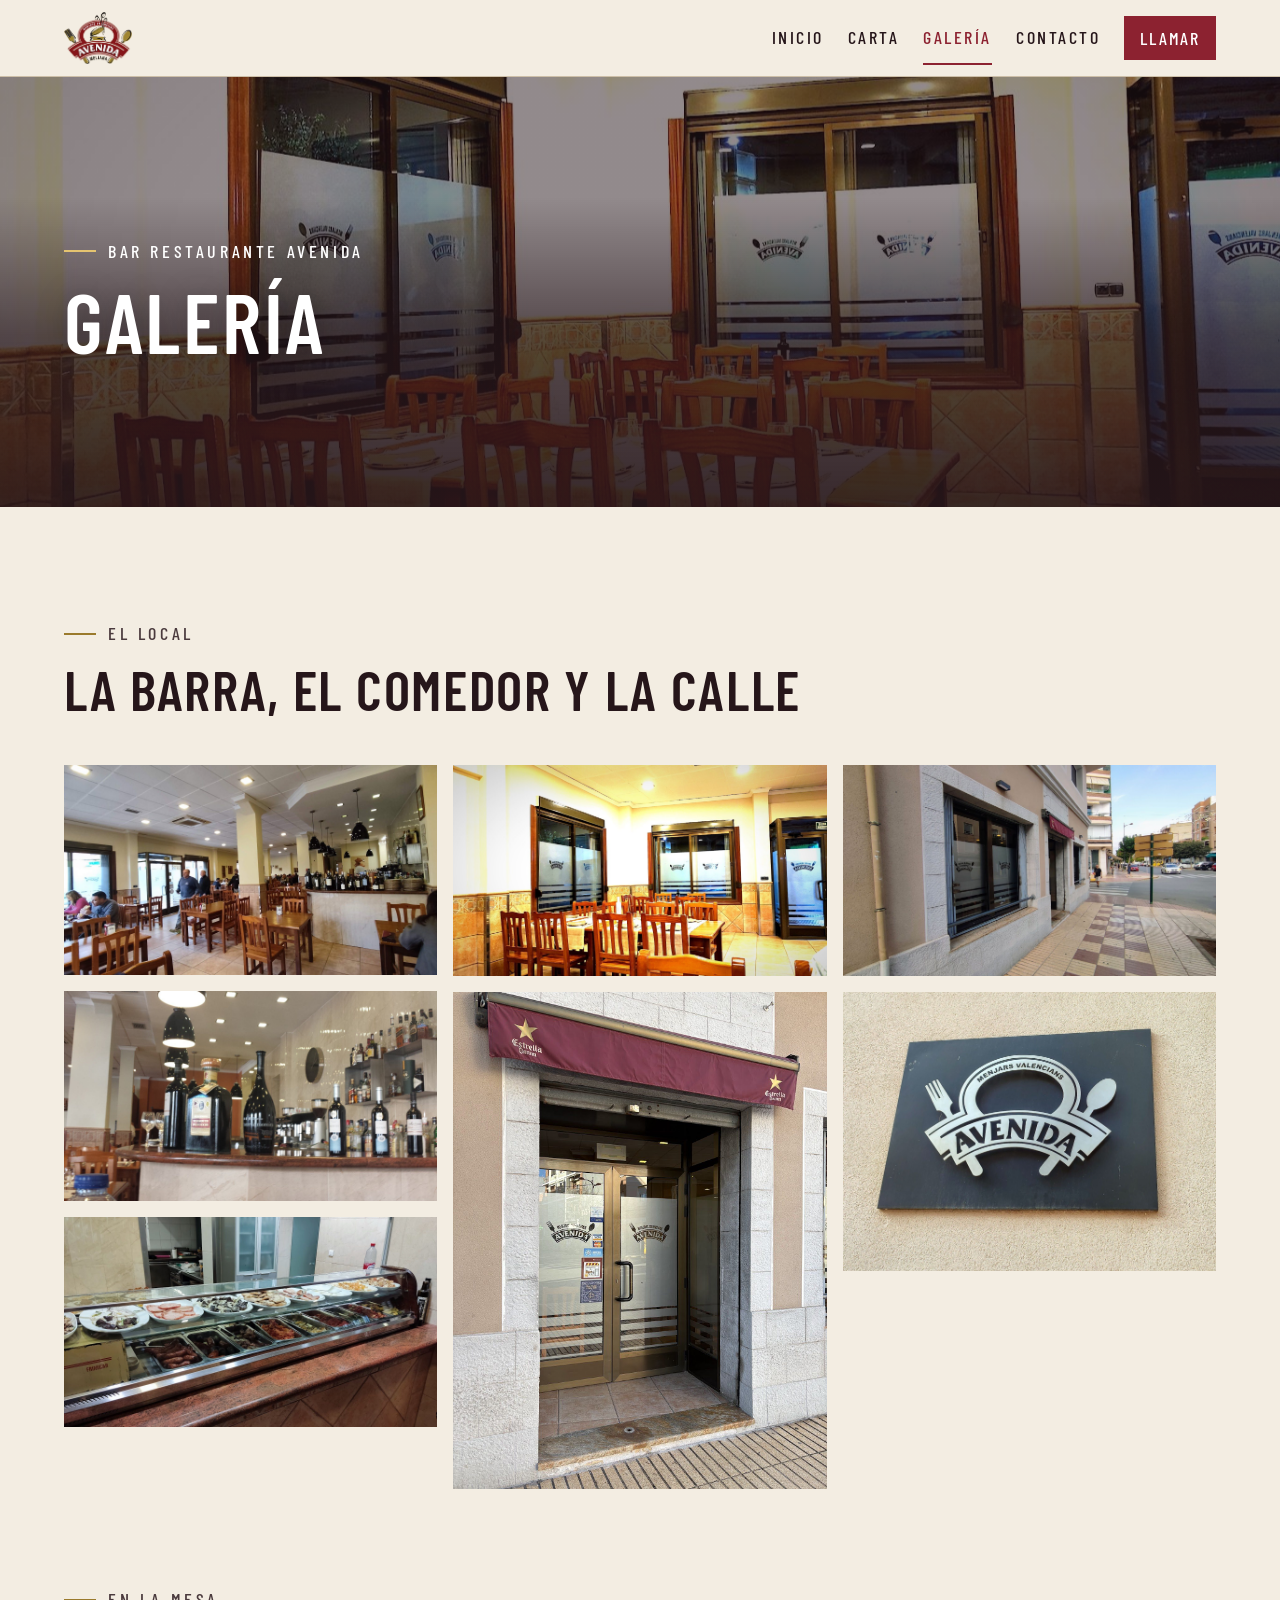
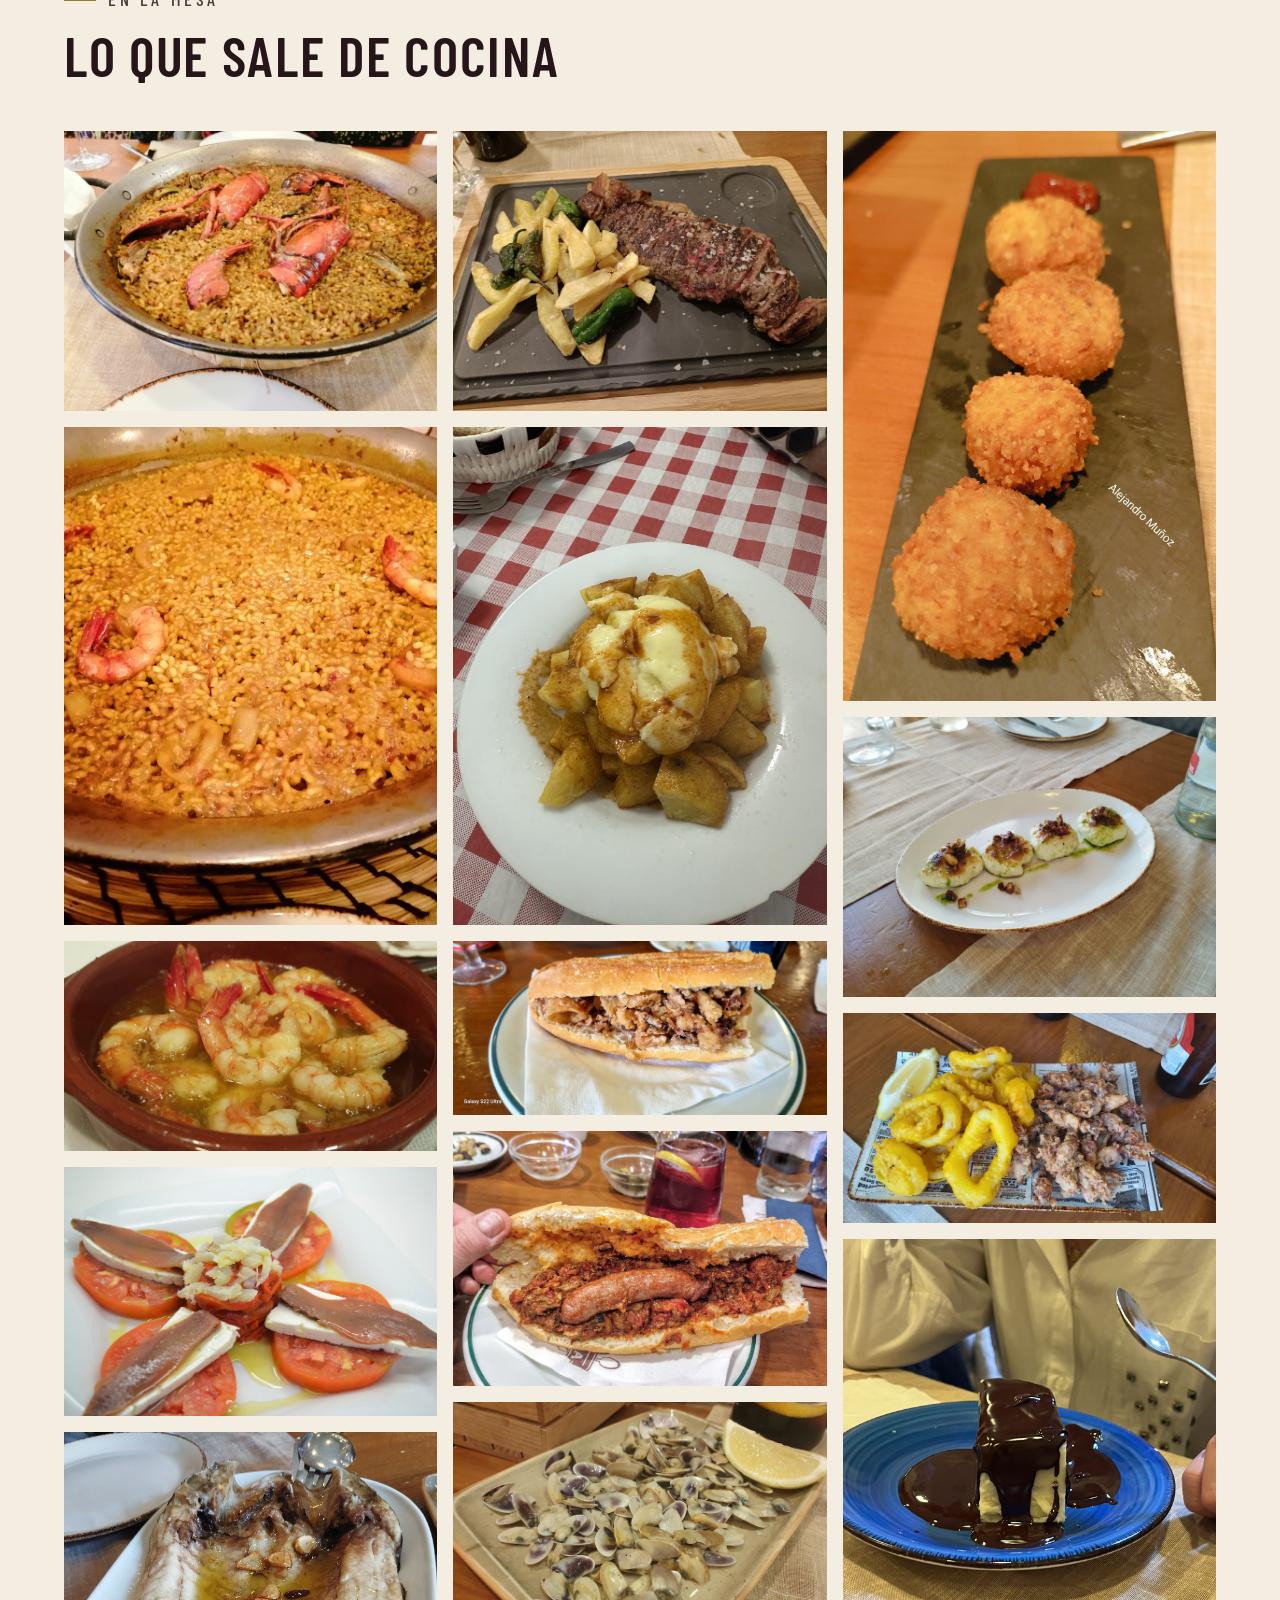
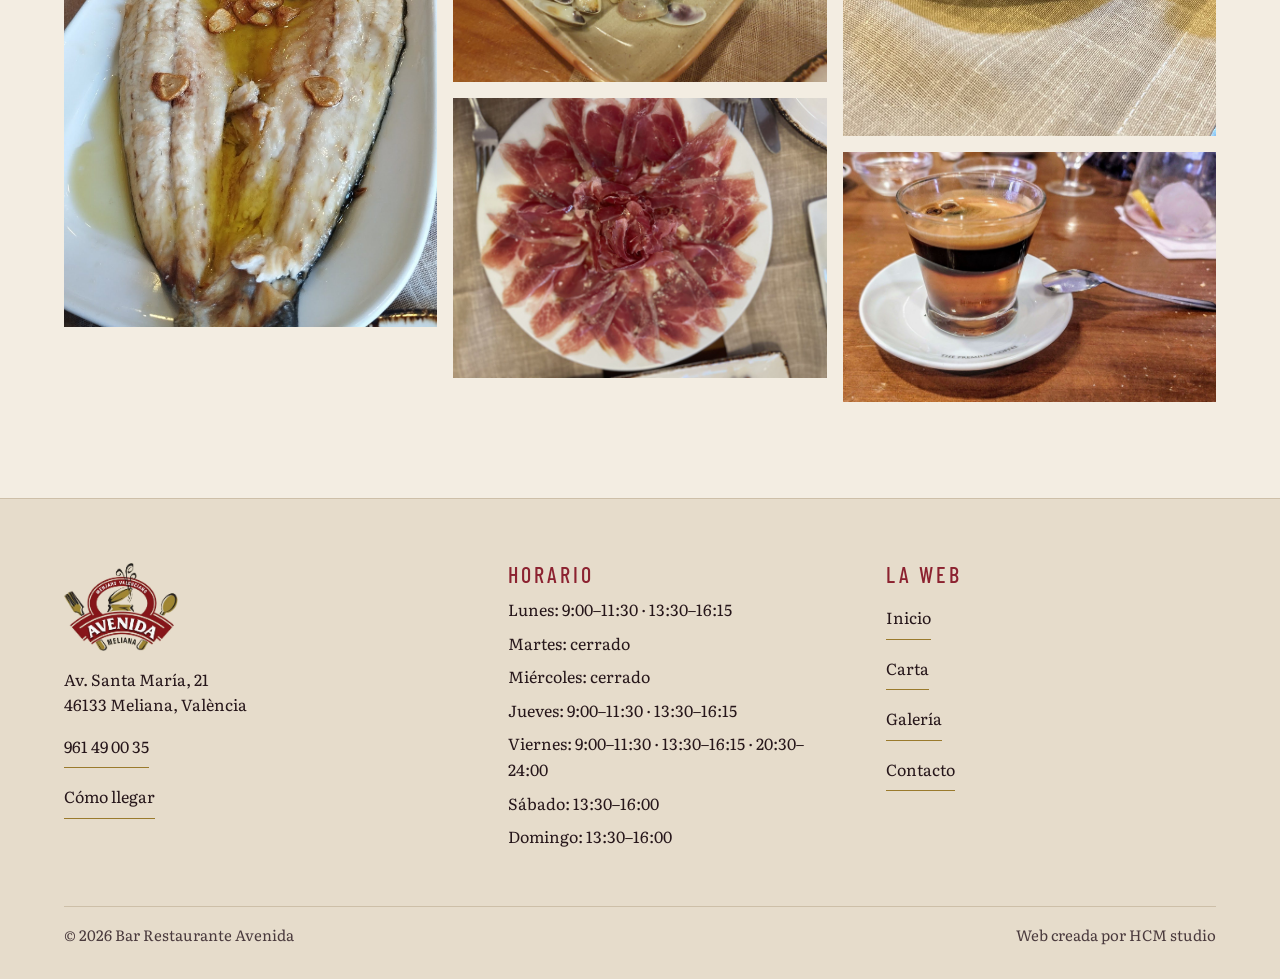
<file: galeria.html>
<!doctype html>
<html lang="es">
<head>
<meta charset="utf-8">
<meta name="viewport" content="width=device-width, initial-scale=1">
<title>Galería · Bar Restaurante Avenida · Meliana</title>
<meta name="description" content="Fotos del local y de los platos de Bar Restaurante Avenida, en la Av. Santa María de Meliana.">
<meta property="og:type" content="website">
<meta property="og:title" content="Galería · Bar Restaurante Avenida · Meliana">
<meta property="og:description" content="Fotos del local y de los platos de Bar Restaurante Avenida, en la Av. Santa María de Meliana.">
<meta property="og:image" content="fotos/sala-ventanas.jpg">
<meta property="og:locale" content="es_ES">
<link rel="icon" type="image/png" href="fotos/favicon.png">
<link rel="apple-touch-icon" href="fotos/favicon.png">
<link rel="preload" href="fuentes/barlow-condensed-600.woff2" as="font" type="font/woff2" crossorigin>
<link rel="preload" href="fuentes/literata-variable.woff2" as="font" type="font/woff2" crossorigin>
<link rel="stylesheet" href="css/estilo.css">
<script>document.documentElement.classList.add('js')</script>
</head>
<body>
<header class="cabecera">
  <div class="contenedor">
    <a class="marca" href="index.html" aria-label="Bar Restaurante Avenida, inicio"><img src="fotos/logo.png" alt="Logotipo de Avenida, Menjars Valencians, Meliana" width="170" height="52"></a>
    <nav class="nav" aria-label="Principal">
      <a href="index.html">Inicio</a>
      <a href="carta.html">Carta</a>
      <a href="galeria.html" aria-current="page">Galería</a>
      <a href="contacto.html">Contacto</a>
      <a class="llamar" href="tel:+34961490035">Llamar</a>
    </nav>
  </div>
</header>
<main>
<section class="hero corto">
  <div class="hero-foto"><img src="fotos/sala-ventanas.jpg" alt="El comedor junto a las ventanas" fetchpriority="high"></div>
  <div class="contenedor">
    <p class="eyebrow claro">Bar Restaurante Avenida</p>
    <h1>Galería</h1>
  </div>
</section>
<section>
  <div class="contenedor">
    <div class="galeria-bloque">
      <div class="titular-bloque"><p class="eyebrow">El local</p><h2>La barra, el comedor y la calle</h2></div>
      <div class="mosaico">
<button type="button" aria-label="Ampliar: El comedor y la barra, con las mesas de madera"><img src="fotos/hero-sala.jpg" alt="El comedor y la barra, con las mesas de madera" loading="lazy"></button>
<button type="button" aria-label="Ampliar: La barra con las botellas y la cafetera"><img src="fotos/barra.jpg" alt="La barra con las botellas y la cafetera" loading="lazy"></button>
<button type="button" aria-label="Ampliar: La vitrina de la barra con el tapeo"><img src="fotos/vitrina-tapeo.jpg" alt="La vitrina de la barra con el tapeo" loading="lazy"></button>
<button type="button" aria-label="Ampliar: El comedor junto a las ventanas"><img src="fotos/sala-ventanas.jpg" alt="El comedor junto a las ventanas" loading="lazy"></button>
<button type="button" aria-label="Ampliar: La fachada con el toldo burdeos en la Av. Santa María"><img src="fotos/fachada.jpg" alt="La fachada con el toldo burdeos en la Av. Santa María" loading="lazy"></button>
<button type="button" aria-label="Ampliar: La fachada vista desde la calle"><img src="fotos/calle.jpg" alt="La fachada vista desde la calle" loading="lazy"></button>
<button type="button" aria-label="Ampliar: Rótulo de Avenida, Menjars Valencians"><img src="fotos/rotulo.jpg" alt="Rótulo de Avenida, Menjars Valencians" loading="lazy"></button>
      </div>
    </div>
    <div class="galeria-bloque">
      <div class="titular-bloque"><p class="eyebrow">En la mesa</p><h2>Lo que sale de cocina</h2></div>
      <div class="mosaico">
<button type="button" aria-label="Ampliar: Arroz con bogavante en paellera"><img src="fotos/arroz-bogavante.jpg" alt="Arroz con bogavante en paellera" loading="lazy"></button>
<button type="button" aria-label="Ampliar: Arroz con gambas en paellera"><img src="fotos/arroz.jpg" alt="Arroz con gambas en paellera" loading="lazy"></button>
<button type="button" aria-label="Ampliar: Gambas al ajillo en cazuela de barro"><img src="fotos/gambas-ajillo.jpg" alt="Gambas al ajillo en cazuela de barro" loading="lazy"></button>
<button type="button" aria-label="Ampliar: Tomate con anchoa y queso"><img src="fotos/tomate-anchoa.jpg" alt="Tomate con anchoa y queso" loading="lazy"></button>
<button type="button" aria-label="Ampliar: Pescado a la plancha abierto con ajos"><img src="fotos/pescado.jpg" alt="Pescado a la plancha abierto con ajos" loading="lazy"></button>
<button type="button" aria-label="Ampliar: Carne con patatas y pimientos sobre pizarra"><img src="fotos/entrecot.jpg" alt="Carne con patatas y pimientos sobre pizarra" loading="lazy"></button>
<button type="button" aria-label="Ampliar: Patatas bravas"><img src="fotos/bravas.jpg" alt="Patatas bravas" loading="lazy"></button>
<button type="button" aria-label="Ampliar: Bocadillo de calamares"><img src="fotos/bocata-calamares.jpg" alt="Bocadillo de calamares" loading="lazy"></button>
<button type="button" aria-label="Ampliar: Bocadillo"><img src="fotos/bocadillo.jpg" alt="Bocadillo" loading="lazy"></button>
<button type="button" aria-label="Ampliar: Tellinas"><img src="fotos/tellinas.jpg" alt="Tellinas" loading="lazy"></button>
<button type="button" aria-label="Ampliar: Jamón ibérico cortado"><img src="fotos/jamon.jpg" alt="Jamón ibérico cortado" loading="lazy"></button>
<button type="button" aria-label="Ampliar: Croquetas"><img src="fotos/croquetas.jpg" alt="Croquetas" loading="lazy"></button>
<button type="button" aria-label="Ampliar: Figatell de sepia"><img src="fotos/figatell.jpg" alt="Figatell de sepia" loading="lazy"></button>
<button type="button" aria-label="Ampliar: Calamares rebozados"><img src="fotos/fritura.jpg" alt="Calamares rebozados" loading="lazy"></button>
<button type="button" aria-label="Ampliar: Postre de chocolate"><img src="fotos/postre.jpg" alt="Postre de chocolate" loading="lazy"></button>
<button type="button" aria-label="Ampliar: Carajillo"><img src="fotos/carajillo.jpg" alt="Carajillo" loading="lazy"></button>
      </div>
    </div>
  </div>
</section>
<dialog id="visor" class="lightbox" aria-label="Foto ampliada">
  <div class="marco"><button class="cerrar" type="button">Cerrar</button><img src="[data-uri]" alt=""><p></p></div>
</dialog>
</main>
<footer class="pie">
  <div class="contenedor">
    <div class="rejilla">
      <div>
        <img src="fotos/logo.png" alt="Logotipo de Avenida, Menjars Valencians, Meliana" width="140" height="108">
        <p>Av. Santa María, 21<br>46133 Meliana, València</p>
        <p><a href="tel:+34961490035">961 49 00 35</a></p>
        <p><a href="https://www.google.com/maps/search/?api=1&query=Bar%20Restaurante%20Avenida&query_place_id=ChIJGdtzTfZGYA0RlGdDG_Zbit8" target="_blank" rel="noopener">Cómo llegar</a></p>
      </div>
      <div>
        <h2>Horario</h2>
        <ul><li>Lunes: 9:00–11:30 · 13:30–16:15</li><li>Martes: cerrado</li><li>Miércoles: cerrado</li><li>Jueves: 9:00–11:30 · 13:30–16:15</li><li>Viernes: 9:00–11:30 · 13:30–16:15 · 20:30–24:00</li><li>Sábado: 13:30–16:00</li><li>Domingo: 13:30–16:00</li></ul>
      </div>
      <div>
        <h2>La web</h2>
        <ul>
          <li><a href="index.html">Inicio</a></li>
          <li><a href="carta.html">Carta</a></li>
          <li><a href="galeria.html">Galería</a></li>
          <li><a href="contacto.html">Contacto</a></li>
        </ul>
      </div>
    </div>
    <div class="legal">
      <p>© 2026 Bar Restaurante Avenida</p>
      <p>Web creada por HCM studio</p>
    </div>
  </div>
</footer>
<script src="js/principal.js"></script>
</body>
</html>
</file>
<file: css/estilo.css>
/* Bar Restaurante Avenida · Meliana
   Paleta anclada en SU local: el burdeos del toldo y del logo, el granito rojo de la
   barra, la madera de las sillas, el beige del azulejo. Dos roles tipográficos:
   Barlow Condensed (titulares en versales, como su carta impresa) + Literata (texto). */

@font-face{font-family:"Barlow Condensed";font-weight:500;font-style:normal;font-display:swap;
  src:url("../fuentes/barlow-condensed-500.woff2") format("woff2")}
@font-face{font-family:"Barlow Condensed";font-weight:600;font-style:normal;font-display:swap;
  src:url("../fuentes/barlow-condensed-600.woff2") format("woff2")}
@font-face{font-family:"Literata";font-weight:400 700;font-style:normal;font-display:swap;
  src:url("../fuentes/literata-variable.woff2") format("woff2")}
@font-face{font-family:"Literata";font-weight:400;font-style:italic;font-display:swap;
  src:url("../fuentes/literata-italic.woff2") format("woff2")}

:root{
  /* color */
  --vino:#8c2230;          /* rojo del logo y del toldo: el único acento */
  --vino-oscuro:#5e1621;
  --tinta:#26161a;         /* madera oscura con matiz vino */
  --tinta-suave:#4a3a3d;
  --papel:#f3ede2;         /* azulejo beige de la barra */
  --arena:#e6dccb;         /* granito claro */
  --linea:#cdbfa8;
  --laton:#9a7a2c;         /* cuchara y tenedor del logo: solo adornos */
  --laton-oscuro:#74591a;
  /* espaciado: 4 8 12 16 24 32 48 64 96 128 */
  --s1:.25rem;--s2:.5rem;--s3:.75rem;--s4:1rem;--s5:1.5rem;--s6:2rem;--s7:3rem;--s8:4rem;--s9:6rem;--s10:8rem;
  /* tipografía: 18 22 28 35 44 56 */
  --t0:1.125rem;--t1:1.375rem;--t2:1.75rem;--t3:2.1875rem;--t4:2.75rem;--t5:3.5rem;
  --titular:"Barlow Condensed","Arial Narrow",Impact,sans-serif;
  --texto:"Literata",Georgia,"Times New Roman",serif;
  --alto-cabecera:4.75rem;
  --curva:cubic-bezier(.22,.7,.2,1);
}

*,*::before,*::after{box-sizing:border-box}
html{scroll-behavior:smooth;-webkit-text-size-adjust:100%}
body{margin:0;background:var(--papel);color:var(--tinta);font-family:var(--texto);
  font-size:var(--t0);line-height:1.6;overflow-x:hidden}
img{display:block;max-width:100%;height:auto}
a{color:inherit}
h1,h2,h3{font-family:var(--titular);font-weight:600;text-transform:uppercase;
  letter-spacing:.03em;line-height:1.02;margin:0;text-wrap:balance}
h1{font-size:clamp(var(--t4),9vw,5.25rem)}
h2{font-size:clamp(var(--t3),5vw,var(--t5))}
h3{font-size:var(--t2)}
p{margin:0 0 var(--s4);max-width:62ch}
.contenedor{width:min(100% - 2*var(--s5),72rem);margin-inline:auto}
.sr{position:absolute;width:1px;height:1px;overflow:hidden;clip:rect(0 0 0 0);white-space:nowrap}
:focus-visible{outline:3px solid var(--vino);outline-offset:3px}

/* antetítulo en versalitas espaciadas */
.eyebrow{font-family:var(--titular);font-weight:500;text-transform:uppercase;letter-spacing:.2em;
  font-size:var(--t0);color:var(--vino);margin:0 0 var(--s3);display:flex;align-items:center;gap:var(--s3)}
.eyebrow::before{content:"";width:var(--s6);height:2px;background:var(--laton)}
.eyebrow.claro{color:#fff}
.eyebrow.claro::before{background:#e5c470}

/* ---------- cabecera ---------- */
.cabecera{position:sticky;top:0;z-index:50;background:rgba(243,237,226,.96);
  backdrop-filter:blur(10px);border-bottom:1px solid var(--linea)}
.cabecera .contenedor{display:flex;align-items:center;justify-content:space-between;gap:var(--s5);
  min-height:var(--alto-cabecera);flex-wrap:wrap;padding-block:var(--s2)}
.marca img{height:3.25rem;width:auto}
.nav{display:flex;align-items:center;gap:var(--s5);flex-wrap:wrap}
.nav a{font-family:var(--titular);font-weight:500;text-transform:uppercase;letter-spacing:.14em;
  font-size:var(--t0);text-decoration:none;padding:var(--s2) 0;border-bottom:2px solid transparent;
  transition:border-color .3s var(--curva),color .3s var(--curva)}
.nav a:hover,.nav a[aria-current="page"]{border-bottom-color:var(--vino);color:var(--vino)}
.nav .llamar{background:var(--vino);color:#fff;padding:var(--s2) var(--s4);border-bottom:0;letter-spacing:.1em}
.nav .llamar:hover{background:var(--vino-oscuro);color:#fff}

/* ---------- botones ---------- */
.botonera{display:flex;flex-wrap:wrap;gap:var(--s3);margin-top:var(--s5)}
.cta{display:inline-block;font-family:var(--titular);font-weight:600;text-transform:uppercase;
  letter-spacing:.14em;font-size:var(--t0);text-decoration:none;padding:var(--s3) var(--s5);
  border:2px solid var(--vino);background:var(--vino);color:#fff;
  transition:background .3s var(--curva),color .3s var(--curva),border-color .3s var(--curva)}
.cta:hover{background:var(--vino-oscuro);border-color:var(--vino-oscuro)}
.cta.contorno{background:transparent;color:var(--vino)}
.cta.contorno:hover{background:var(--vino);color:#fff}
.cta.clara{background:#fff;border-color:#fff;color:var(--vino-oscuro)}
.cta.clara:hover{background:var(--arena);border-color:var(--arena)}
.cta.contorno-claro{background:transparent;border-color:rgba(255,255,255,.8);color:#fff}
.cta.contorno-claro:hover{background:#fff;color:var(--vino-oscuro)}

/* ---------- hero ---------- */
.hero{position:relative;min-height:calc(88vh - var(--alto-cabecera));display:flex;align-items:flex-end;
  overflow:hidden;isolation:isolate;color:#fff}
.hero-foto{position:absolute;inset:0;z-index:-2}
.hero-foto img{width:100%;height:100%;object-fit:cover;object-position:50% 60%;transform:scale(1.1)}
.hero::after{content:"";position:absolute;inset:0;z-index:-1;
  background:linear-gradient(to top,rgba(38,22,26,.92) 0%,rgba(38,22,26,.78) 40%,rgba(38,22,26,.5) 72%,rgba(38,22,26,.5) 100%)}
.hero .contenedor{padding-block:var(--s9) var(--s8)}
.hero h1{max-width:12ch;text-shadow:0 2px 30px rgba(0,0,0,.3)}
.hero .lema{font-size:var(--t1);line-height:1.4;max-width:34ch;margin-top:var(--s4);color:rgba(255,255,255,.94)}
.hero.corto{min-height:44vh}
.hero.corto .contenedor{padding-block:var(--s8) var(--s7)}
.estado{position:absolute;top:var(--s5);right:var(--s5);z-index:2;font-family:var(--titular);font-weight:500;
  text-transform:uppercase;letter-spacing:.12em;background:rgba(38,22,26,.78);padding:var(--s2) var(--s4);
  font-size:var(--t0);border-left:3px solid #e5c470}
.estado[hidden]{display:none}

/* ---------- secciones ---------- */
section{padding-block:var(--s9)}
.seccion-oscura{background:var(--tinta);color:var(--papel)}
.seccion-oscura .eyebrow{color:#e5c470}
.seccion-arena{background:var(--arena)}
.titular-bloque{margin-bottom:var(--s7)}
.titular-bloque p{margin-top:var(--s4);color:var(--tinta-suave)}
.seccion-oscura .titular-bloque p{color:rgba(243,237,226,.8)}

/* horario */
.semana{display:grid;grid-template-columns:repeat(7,1fr);gap:0;border-top:1px solid rgba(243,237,226,.28)}
.dia{padding:var(--s4) var(--s3) var(--s5);border-right:1px solid rgba(243,237,226,.18)}
.dia:last-child{border-right:0}
.dia h3{font-size:var(--t1);letter-spacing:.1em;margin-bottom:var(--s3);font-weight:500}
.dia p{margin:0;font-size:1rem;line-height:1.5;font-variant-numeric:tabular-nums}
.dia.cerrado p{opacity:.6;font-style:italic}
.dia.hoy{background:rgba(229,196,112,.14);box-shadow:inset 0 3px 0 #e5c470}
.nota-horario{margin-top:var(--s5);font-size:1rem;color:rgba(243,237,226,.75)}

/* tarjetas con foto (inicio) */
.platos{display:grid;grid-template-columns:repeat(12,1fr);gap:var(--s4)}
.plato-foto{position:relative;overflow:hidden;background:var(--arena);margin:0;min-height:15rem}
.plato-foto img{width:100%;height:100%;object-fit:cover;transition:transform 1s var(--curva)}
.plato-foto:hover img{transform:scale(1.04)}
.plato-foto figcaption{position:absolute;left:0;right:0;bottom:0;padding:var(--s8) var(--s4) var(--s4);
  background:linear-gradient(to top,rgba(38,22,26,.92) 0%,rgba(38,22,26,.88) 62%,rgba(38,22,26,0) 100%);text-shadow:0 1px 14px rgba(0,0,0,.55);color:#fff;
  font-family:var(--titular);font-weight:500;text-transform:uppercase;letter-spacing:.08em;font-size:var(--t1);line-height:1.15}
.plato-foto figcaption small{display:block;font-family:var(--texto);text-transform:none;letter-spacing:0;
  font-size:1rem;opacity:.9;margin-top:var(--s1)}
.pf-1{grid-column:span 7;grid-row:span 2;min-height:30rem}
.pf-2{grid-column:span 5}
.pf-3{grid-column:span 5}
.pf-4{grid-column:span 4}
.pf-5{grid-column:span 4}
.pf-6{grid-column:span 4}

/* bloque partido */
.partido{display:grid;grid-template-columns:1.1fr 1fr;gap:0;align-items:stretch}
.partido .foto{min-height:30rem;overflow:hidden}
.partido .foto img{width:100%;height:100%;object-fit:cover}
.partido .texto{padding:var(--s8) var(--s8);display:flex;flex-direction:column;justify-content:center;background:var(--arena)}
.partido.invertido .foto{order:2}
.partido.invertido .texto{order:1}
.cifra{display:flex;align-items:baseline;gap:var(--s3);margin-top:var(--s5);padding-top:var(--s5);border-top:1px solid var(--linea)}
.cifra b{font-family:var(--titular);font-weight:600;font-size:var(--t4);line-height:1;color:var(--vino)}
.cifra span{font-size:1rem;color:var(--tinta-suave)}

/* menú del día */
.menu-dia{display:grid;grid-template-columns:1fr auto;gap:var(--s7);align-items:center}
.menu-dia .tel{font-family:var(--titular);font-weight:600;font-size:var(--t4);line-height:1;text-decoration:none;
  color:#fff;border-bottom:3px solid #e5c470;white-space:nowrap}

/* cómo llegar */
.llegar{display:grid;grid-template-columns:1fr 1.2fr;gap:var(--s8);align-items:center}
.llegar img{width:100%;max-height:34rem;object-fit:cover}
.direccion{font-style:normal;font-size:var(--t1);line-height:1.45;margin-bottom:var(--s4)}

/* ---------- carta ---------- */
.indice-carta{position:sticky;top:var(--alto-cabecera);z-index:20;background:rgba(243,237,226,.96);
  backdrop-filter:blur(10px);border-bottom:1px solid var(--linea)}
.indice-carta .contenedor{display:flex;gap:var(--s6);overflow-x:auto;padding-block:var(--s3);scrollbar-width:none}
.indice-carta .contenedor::-webkit-scrollbar{display:none}
.indice-carta a{font-family:var(--titular);font-weight:500;text-transform:uppercase;letter-spacing:.14em;
  text-decoration:none;white-space:nowrap;padding:var(--s1) 0;border-bottom:2px solid transparent}
.indice-carta a:hover,.indice-carta a.activa{border-bottom-color:var(--vino);color:var(--vino)}
.aviso-carta{background:var(--arena);padding-block:var(--s6);border-bottom:1px solid var(--linea)}
.aviso-carta p{margin:0;max-width:72ch}
.categoria{padding-block:var(--s8);scroll-margin-top:calc(var(--alto-cabecera) + 4rem)}
.categoria + .categoria{border-top:1px solid var(--linea)}
.categoria .contenedor{display:grid;grid-template-columns:1.25fr 1fr;gap:var(--s8);align-items:start}
.categoria.invertida .contenedor{grid-template-columns:1fr 1.25fr}
.categoria.invertida .foto-cat{order:-1}
.categoria h2{margin-bottom:var(--s5)}
.categoria .foto-cat{position:sticky;top:calc(var(--alto-cabecera) + 5rem)}
.categoria .foto-cat img{width:100%;aspect-ratio:4/5;object-fit:cover}
.categoria .foto-cat figcaption{font-size:1rem;color:var(--tinta-suave);margin-top:var(--s2)}
.lista{list-style:none;margin:0;padding:0}
.plato{display:flex;flex-wrap:wrap;align-items:baseline;gap:var(--s1) var(--s3);min-width:0;
  padding:var(--s3) 0;border-bottom:1px solid rgba(38,22,26,.1);font-variant-numeric:tabular-nums}
.plato .nombre{order:1;flex:0 1 auto;min-width:0}
.plato::before{content:"";order:2;flex:1 1 1.5rem;min-width:1.5rem;align-self:flex-end;
  border-bottom:2px dotted var(--linea);margin-bottom:.35em}
.plato .precio{order:3;flex:0 0 auto;color:var(--vino);font-weight:700}
.plato .detalle{order:4;flex:1 0 100%;font-size:1rem;color:var(--tinta-suave);font-style:italic;margin:0}
.pendiente{background:var(--tinta);color:var(--papel);padding:var(--s7)}
.pendiente h2{margin-bottom:var(--s4)}
.pendiente p{color:rgba(243,237,226,.88)}

/* ---------- galería ---------- */
.mosaico{columns:3 16rem;column-gap:var(--s4)}
.mosaico button{display:block;width:100%;margin:0 0 var(--s4);padding:0;border:0;background:var(--arena);
  cursor:zoom-in;break-inside:avoid;overflow:hidden}
.mosaico img{width:100%;transition:transform 1s var(--curva),opacity .4s}
.mosaico button:hover img{transform:scale(1.04)}
.galeria-bloque + .galeria-bloque{margin-top:var(--s9)}
.lightbox{border:0;padding:0;background:transparent;max-width:100vw;max-height:100vh;width:100%;height:100%}
.lightbox::backdrop{background:rgba(26,14,17,.94)}
.lightbox .marco{display:flex;flex-direction:column;align-items:center;justify-content:center;height:100%;
  gap:var(--s3);padding:var(--s5)}
.lightbox img{max-width:100%;max-height:82vh;object-fit:contain}
.lightbox p{color:#fff;margin:0;font-size:1rem;text-align:center}
.lightbox .cerrar{position:absolute;top:var(--s4);right:var(--s4);font-family:var(--titular);text-transform:uppercase;
  letter-spacing:.14em;font-size:var(--t0);background:transparent;color:#fff;border:2px solid #fff;padding:var(--s2) var(--s4);cursor:pointer}

/* ---------- contacto ---------- */
.contacto{display:grid;grid-template-columns:1fr 1fr;gap:var(--s8);align-items:start}
.ficha dt{font-family:var(--titular);font-weight:500;text-transform:uppercase;letter-spacing:.18em;color:var(--vino);margin-top:var(--s5)}
.ficha dd{margin:var(--s1) 0 0;font-size:var(--t1);line-height:1.4}
.ficha dd a{text-decoration:none;border-bottom:2px solid var(--laton)}
.tabla-horario{width:100%;border-collapse:collapse;font-size:1rem;margin-top:var(--s2);font-variant-numeric:tabular-nums}
.tabla-horario th,.tabla-horario td{text-align:left;padding:var(--s2) 0;border-bottom:1px solid var(--linea);font-weight:400;vertical-align:top}
.tabla-horario th{font-family:var(--titular);font-weight:500;text-transform:uppercase;letter-spacing:.1em;width:7rem}
.tabla-horario tr.hoy th,.tabla-horario tr.hoy td{background:rgba(154,122,44,.16);font-weight:600}
.fotos-contacto{display:grid;gap:var(--s4)}
.fotos-contacto img{width:100%;object-fit:cover}

/* ---------- pie ---------- */
.pie{background:var(--arena);padding-block:var(--s8) var(--s6);border-top:1px solid var(--linea)}
.pie .rejilla{display:grid;grid-template-columns:1.2fr 1fr 1fr;gap:var(--s7)}
.pie img{height:5.5rem;width:auto;margin-bottom:var(--s4)}
.pie h2{font-size:var(--t1);letter-spacing:.14em;color:var(--vino);margin-bottom:var(--s3);font-weight:500}
.pie p,.pie li{font-size:1rem;margin:0 0 var(--s2)}
.pie ul{list-style:none;margin:0;padding:0}
.pie a{text-decoration:none;border-bottom:1px solid var(--laton)}
.pie .legal{margin-top:var(--s7);padding-top:var(--s4);border-top:1px solid var(--linea);font-size:.9375rem;
  color:var(--tinta-suave);display:flex;flex-wrap:wrap;justify-content:space-between;gap:var(--s2)}
.pie .legal p{margin:0;max-width:none;font-size:.9375rem}

/* objetivos táctiles de al menos 44 px */
.nav a{padding-block:var(--s3)}
.indice-carta a{padding-block:var(--s3)}
.pie a,.direccion a,a[href^="tel:"]:not(.cta):not(.llamar){display:inline-block;padding-block:var(--s2)}
.pie li a{padding-block:var(--s2)}

/* ---------- revelado al bajar: solo se esconde si el JS está vivo ---------- */
.js .revelar{opacity:0;transform:translateY(20px);transition:opacity .7s var(--curva),transform .7s var(--curva)}
.js .revelar.visible{opacity:1;transform:none}

/* ---------- móvil ---------- */
@media (max-width:60rem){
  section{padding-block:var(--s8)}
  .semana{grid-template-columns:1fr 1fr}
  .dia{border-right:0;border-bottom:1px solid rgba(243,237,226,.18)}
  .partido,.partido.invertido,.llegar,.contacto,.menu-dia{grid-template-columns:1fr}
  .partido.invertido .foto,.partido.invertido .texto{order:initial}
  .partido .foto{min-height:20rem}
  .partido .texto{padding:var(--s7) var(--s5)}
  .categoria .contenedor,.categoria.invertida .contenedor{grid-template-columns:1fr;gap:var(--s5)}
  .categoria.invertida .foto-cat{order:initial}
  .categoria .foto-cat{position:static}
  .categoria .foto-cat img{aspect-ratio:16/10}
  .pie .rejilla{grid-template-columns:1fr}
  .pf-1,.pf-2,.pf-3,.pf-4,.pf-5,.pf-6{grid-column:span 12;grid-row:auto;min-height:16rem}
  .pf-1{min-height:22rem}
  .menu-dia .tel{font-size:var(--t3)}
}
@media (max-width:40rem){
  :root{--alto-cabecera:7.25rem}
  .cabecera .contenedor{justify-content:center;gap:var(--s2)}
  .nav{gap:var(--s4);justify-content:center}
  .nav .llamar{display:none}
  .estado{position:static;display:inline-block;margin:var(--s4) 0 0 var(--s5)}
  .hero{min-height:calc(78vh - var(--alto-cabecera));flex-direction:column;align-items:stretch;justify-content:flex-end}
  .pendiente{padding:var(--s5)}
  .semana{grid-template-columns:1fr}
}
@media (prefers-reduced-motion:reduce){
  html{scroll-behavior:auto}
  *,*::before,*::after{animation-duration:.01ms !important;transition-duration:.01ms !important}
  .js .revelar{opacity:1;transform:none}
}
</file>
